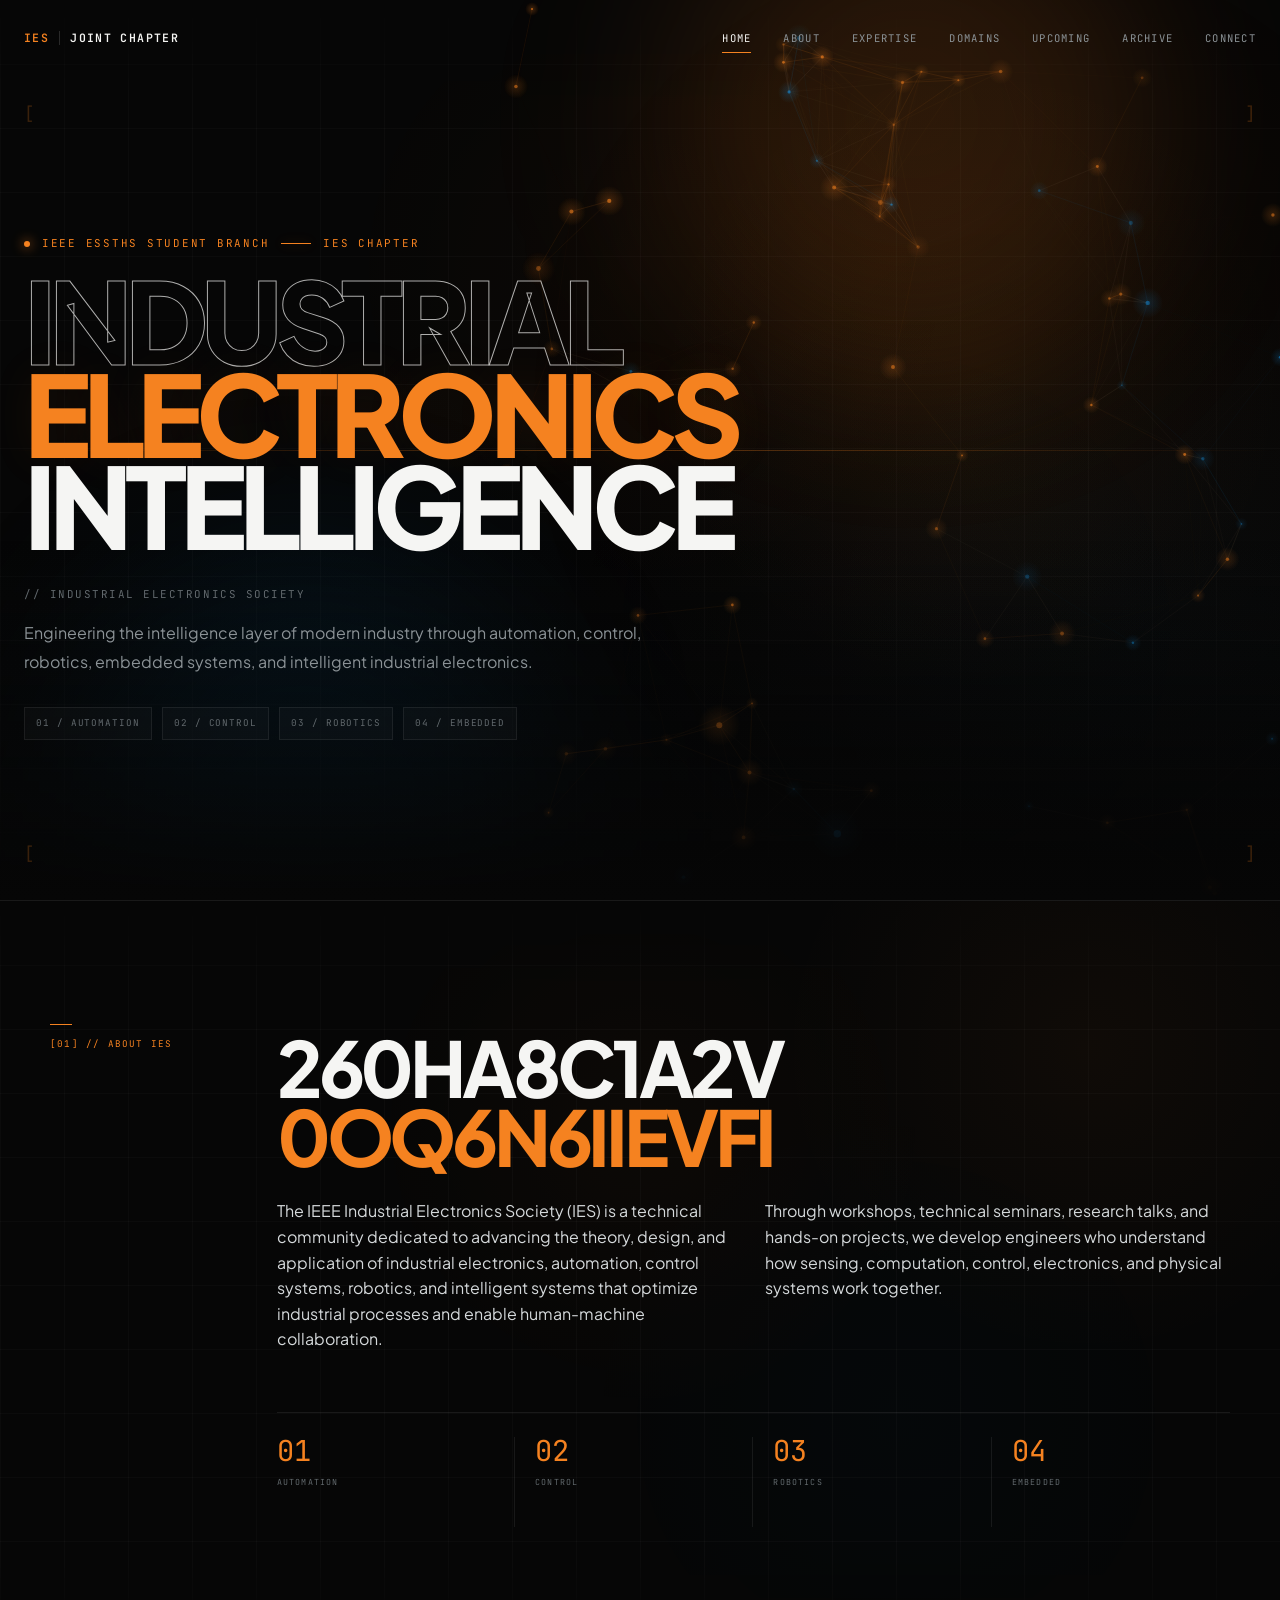
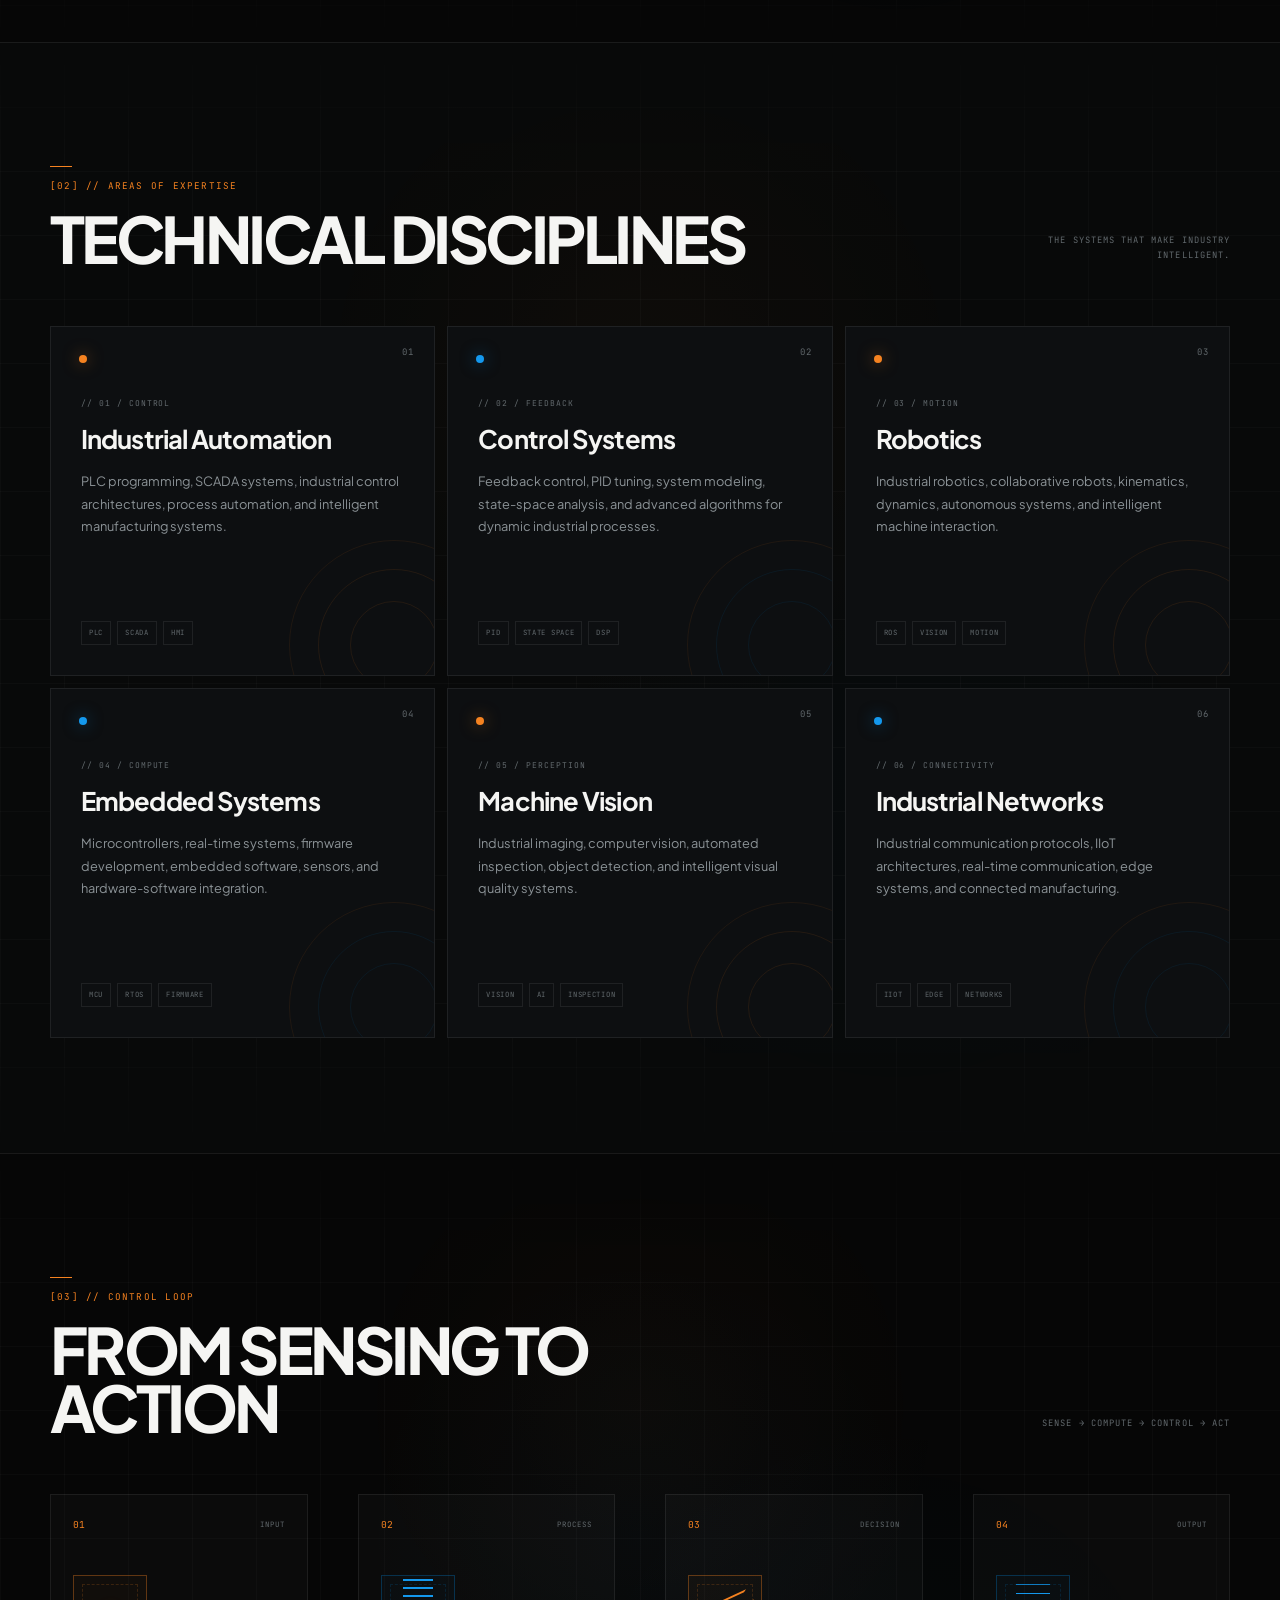
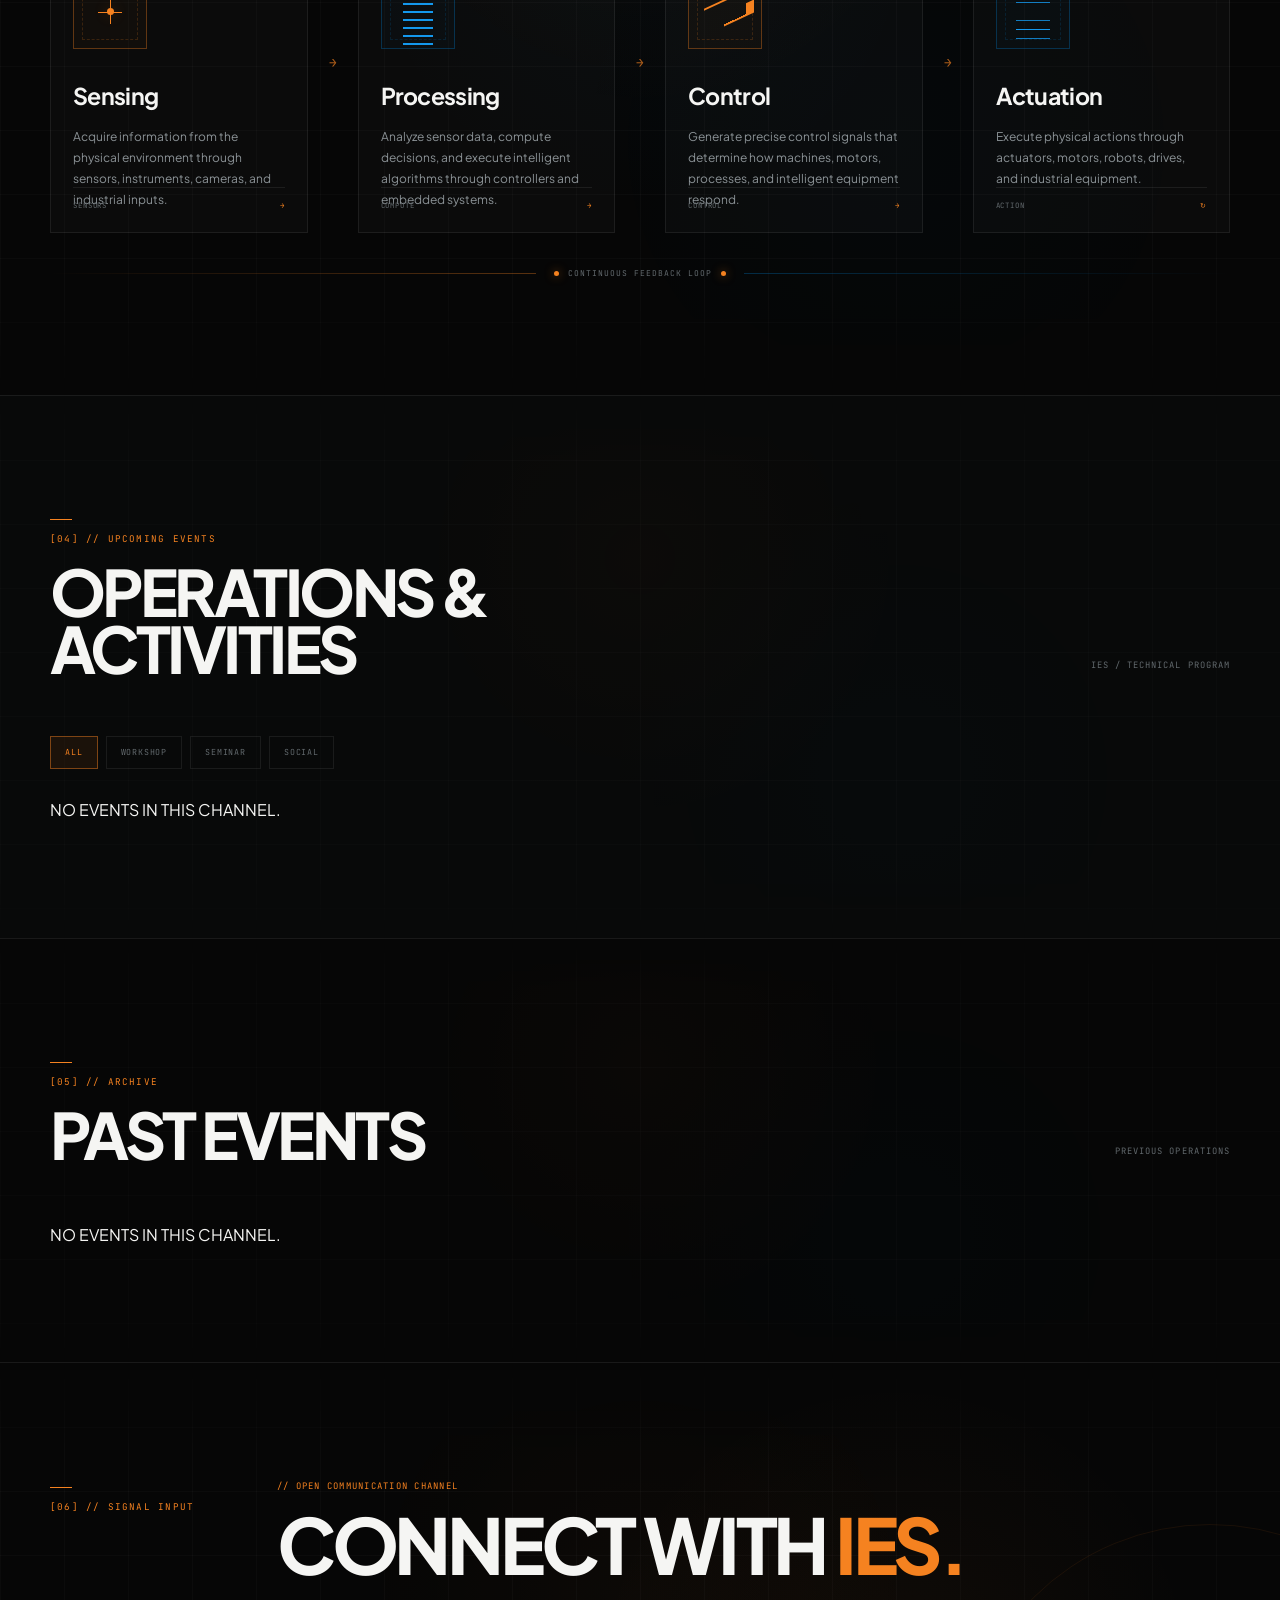
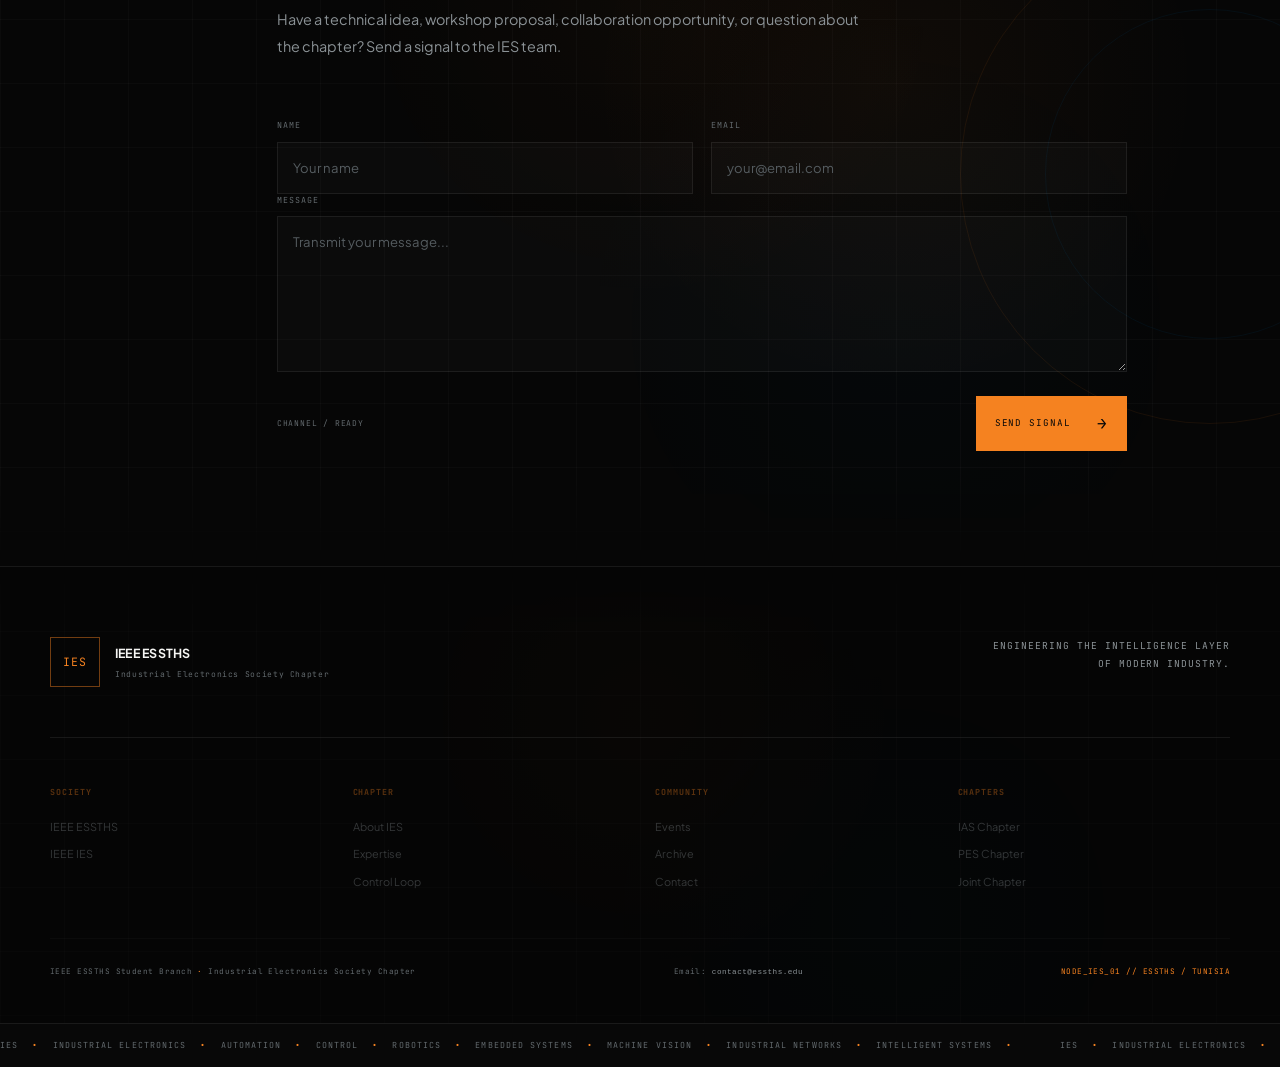
<file: ies/index.html>
<html lang="en">
  <head>
    <meta charset="UTF-8" />
    <meta name="viewport" content="width=device-width, initial-scale=1.0" />

    <meta
      name="description"
      content="IEEE IES Chapter at ESSTHS Student Branch — Industrial Electronics, automation, control systems, robotics, embedded systems, and intelligent industrial technology."
    />

    <meta property="og:title" content="IEEE IES Chapter | ESSTHS Student Branch" />
    <meta
      property="og:description"
      content="Industrial intelligence in motion."
    />
    <meta property="og:type" content="website" />

    <link rel="manifest" href="manifest.json" />
    <link rel="icon" href="../assets/ieee-icon.png" type="image/png" />

    <link rel="preconnect" href="https://fonts.googleapis.com" />
    <link rel="preconnect" href="https://fonts.gstatic.com" crossorigin />

    <link
      href="https://fonts.googleapis.com/css2?family=Plus+Jakarta+Sans:wght@400;500;600;700;800&family=JetBrains+Mono:wght@400;500;600&display=swap"
      rel="stylesheet"
    />

    <link rel="stylesheet" href="styles.css" />

    <title>IEEE IES Chapter | ESSTHS SB</title>
  </head>

  <body>
    <div class="scroll-progress" aria-hidden="true"></div>

    <!-- =========================================================
         HEADER
    ========================================================== -->
    <header class="site-header" data-header>
      <div class="nav-shell">
        <a
          class="brand"
          href="../index.html"
          aria-label="IEEE ESSTHS Joint Chapter home"
        >
          <span class="brand-mark">IES</span>
          <span class="brand-divider"></span>
          <span>JOINT CHAPTER</span>
        </a>

        <nav class="desktop-nav" aria-label="Primary navigation">
          <a href="#home">Home</a>
          <a href="#about">About</a>
          <a href="#expertise">Expertise</a>
          <a href="#domains">Domains</a>
          <a href="#upcoming">Upcoming</a>
          <a href="#archive">Archive</a>
          <a href="#contact">Connect</a>
        </nav>

        <button
          class="menu-toggle"
          type="button"
          aria-label="Toggle menu"
          aria-expanded="false"
          data-menu-toggle
        >
          <span></span>
          <span></span>
          <span></span>
        </button>
      </div>

      <nav
        class="mobile-nav"
        aria-label="Mobile navigation"
        data-mobile-nav
      >
        <a href="../index.html">← Joint Chapter</a>
        <a href="#home">Home</a>
        <a href="#about">About</a>
        <a href="#expertise">Expertise</a>
        <a href="#domains">Domains</a>
        <a href="#upcoming">Upcoming</a>
        <a href="#archive">Archive</a>
        <a href="#contact">Connect</a>
      </nav>
    </header>

    <main>

      <!-- =======================================================
           HERO
      ======================================================== -->
      <section class="hero" id="home">
        <div class="grid-bg hero-grid"></div>

        <div class="hero-glow hero-glow-orange"></div>
        <div class="hero-glow hero-glow-blue"></div>

        <canvas
          class="particle-canvas"
          data-particles
          aria-hidden="true"
        ></canvas>

        <div class="hero-scanline" aria-hidden="true"></div>

        <span class="corner corner-tl">[</span>
        <span class="corner corner-tr">]</span>
        <span class="corner corner-bl">[</span>
        <span class="corner corner-br">]</span>

        <div class="hero-inner">

          <!-- LEFT SIDE -->
          <div class="hero-main">

            <div class="hero-kicker reveal-up">
              <span class="status-dot"></span>
              <span>IEEE ESSTHS STUDENT BRANCH</span>
              <span class="kicker-line"></span>
              <span>IES CHAPTER</span>
            </div>

            <h1 class="hero-title reveal-up">
              <span class="hero-line hero-line-outline">INDUSTRIAL</span>
              <span class="hero-line hero-line-orange">ELECTRONICS</span>
              <span class="hero-line hero-line-solid">INTELLIGENCE</span>
            </h1>

            <div class="hero-copy reveal-up">
              <p class="eyebrow">// INDUSTRIAL ELECTRONICS SOCIETY</p>

              <p class="hero-description">
                Engineering the intelligence layer of modern industry through
                automation, control, robotics, embedded systems, and intelligent
                industrial electronics.
              </p>
            </div>

            <div class="hero-tags reveal-up">
              <span>01 / AUTOMATION</span>
              <span>02 / CONTROL</span>
              <span>03 / ROBOTICS</span>
              <span>04 / EMBEDDED</span>
            </div>
          </div>

          

          <div class="hero-bottom reveal-up">
            <span>[ IES / 01 ]</span>
            <span class="hero-scroll-line"></span>
            <span>SCROLL TO EXPLORE SYSTEM</span>
          </div>

        </div>
      </section>

      <!-- =======================================================
           ABOUT
      ======================================================== -->
      <section class="section about" id="about">
        <div class="grid-bg section-grid"></div>

        <div class="section-inner">
          <div class="section-layout">

            <p class="section-index">[01] // About IES</p>

            <div class="section-main">
              <h2 class="section-title">
                <span data-scramble="The intelligence layer">The intelligence layer</span>
                <span
                  class="accent-text"
                  data-scramble="of modern industry."
                >
                  of modern industry.
                </span>
              </h2>

              <div class="copy-grid">
                <p>
                  The IEEE Industrial Electronics Society (IES) is a technical
                  community dedicated to advancing the theory, design, and
                  application of industrial electronics, automation, control
                  systems, robotics, and intelligent systems that optimize
                  industrial processes and enable human-machine collaboration.
                </p>

                <p>
                  Through workshops, technical seminars, research talks, and
                  hands-on projects, we develop engineers who understand how
                  sensing, computation, control, electronics, and physical
                  systems work together.
                </p>
              </div>

              <div class="about-metrics">
                <div>
                  <span class="metric-value">01</span>
                  <span class="metric-label">AUTOMATION</span>
                </div>

                <div>
                  <span class="metric-value">02</span>
                  <span class="metric-label">CONTROL</span>
                </div>

                <div>
                  <span class="metric-value">03</span>
                  <span class="metric-label">ROBOTICS</span>
                </div>

                <div>
                  <span class="metric-value">04</span>
                  <span class="metric-label">EMBEDDED</span>
                </div>
              </div>
            </div>
          </div>
        </div>
      </section>

      <!-- =======================================================
           EXPERTISE
      ======================================================== -->
      <section class="section expertise" id="expertise">
        <div class="grid-bg section-grid"></div>

        <div class="section-inner">
          <div class="section-heading-row">
            <div>
              <p class="section-index">[02] // Areas of Expertise</p>

              <h2 class="section-title compact">
                Technical disciplines
              </h2>
            </div>

            <p class="section-heading-note">
              THE SYSTEMS THAT MAKE INDUSTRY INTELLIGENT.
            </p>
          </div>

          <div class="expertise-grid">

            <article class="expertise-card reveal-up">
              <div class="expertise-number">01</div>
              <div class="expertise-signal signal-orange"></div>
              <div class="expertise-bg expertise-bg-1"></div>

              <div class="expertise-content">
                <span class="card-label">// 01 / CONTROL</span>

                <h3>Industrial Automation</h3>

                <p>
                  PLC programming, SCADA systems, industrial control
                  architectures, process automation, and intelligent
                  manufacturing systems.
                </p>

                <div class="card-tags">
                  <span>PLC</span>
                  <span>SCADA</span>
                  <span>HMI</span>
                </div>
              </div>
            </article>

            <article class="expertise-card reveal-up">
              <div class="expertise-number">02</div>
              <div class="expertise-signal signal-blue"></div>
              <div class="expertise-bg expertise-bg-2"></div>

              <div class="expertise-content">
                <span class="card-label">// 02 / FEEDBACK</span>

                <h3>Control Systems</h3>

                <p>
                  Feedback control, PID tuning, system modeling, state-space
                  analysis, and advanced algorithms for dynamic industrial
                  processes.
                </p>

                <div class="card-tags">
                  <span>PID</span>
                  <span>STATE SPACE</span>
                  <span>DSP</span>
                </div>
              </div>
            </article>

            <article class="expertise-card reveal-up">
              <div class="expertise-number">03</div>
              <div class="expertise-signal signal-orange"></div>
              <div class="expertise-bg expertise-bg-3"></div>

              <div class="expertise-content">
                <span class="card-label">// 03 / MOTION</span>

                <h3>Robotics</h3>

                <p>
                  Industrial robotics, collaborative robots, kinematics,
                  dynamics, autonomous systems, and intelligent machine
                  interaction.
                </p>

                <div class="card-tags">
                  <span>ROS</span>
                  <span>VISION</span>
                  <span>MOTION</span>
                </div>
              </div>
            </article>

            <article class="expertise-card reveal-up">
              <div class="expertise-number">04</div>
              <div class="expertise-signal signal-blue"></div>
              <div class="expertise-bg expertise-bg-4"></div>

              <div class="expertise-content">
                <span class="card-label">// 04 / COMPUTE</span>

                <h3>Embedded Systems</h3>

                <p>
                  Microcontrollers, real-time systems, firmware development,
                  embedded software, sensors, and hardware-software
                  integration.
                </p>

                <div class="card-tags">
                  <span>MCU</span>
                  <span>RTOS</span>
                  <span>FIRMWARE</span>
                </div>
              </div>
            </article>

            <article class="expertise-card reveal-up">
              <div class="expertise-number">05</div>
              <div class="expertise-signal signal-orange"></div>
              <div class="expertise-bg expertise-bg-5"></div>

              <div class="expertise-content">
                <span class="card-label">// 05 / PERCEPTION</span>

                <h3>Machine Vision</h3>

                <p>
                  Industrial imaging, computer vision, automated inspection,
                  object detection, and intelligent visual quality systems.
                </p>

                <div class="card-tags">
                  <span>VISION</span>
                  <span>AI</span>
                  <span>INSPECTION</span>
                </div>
              </div>
            </article>

            <article class="expertise-card reveal-up">
              <div class="expertise-number">06</div>
              <div class="expertise-signal signal-blue"></div>
              <div class="expertise-bg expertise-bg-6"></div>

              <div class="expertise-content">
                <span class="card-label">// 06 / CONNECTIVITY</span>

                <h3>Industrial Networks</h3>

                <p>
                  Industrial communication protocols, IIoT architectures,
                  real-time communication, edge systems, and connected
                  manufacturing.
                </p>

                <div class="card-tags">
                  <span>IIOT</span>
                  <span>EDGE</span>
                  <span>NETWORKS</span>
                </div>
              </div>
            </article>

          </div>
        </div>
      </section>

      <!-- =======================================================
           CONTROL LOOP
      ======================================================== -->
      <section class="section control-loop" id="domains">
        <div class="grid-bg section-grid"></div>

        <div class="section-inner">
          <div class="section-heading-row">
            <div>
              <p class="section-index">[03] // Control Loop</p>

              <h2 class="section-title compact">
                From sensing to action
              </h2>
            </div>

            <p class="section-heading-note">
              SENSE → COMPUTE → CONTROL → ACT
            </p>
          </div>

          <div class="loop-container">

            <div class="loop-stage reveal-up">
              <div class="loop-stage-top">
                <span class="loop-number">01</span>
                <span class="loop-code">INPUT</span>
              </div>

              <div class="loop-icon">
                <span class="icon-cross"></span>
                <span class="icon-dot"></span>
              </div>

              <h3>Sensing</h3>

              <p>
                Acquire information from the physical environment through
                sensors, instruments, cameras, and industrial inputs.
              </p>

              <div class="loop-footer">
                <span>SENSORS</span>
                <span>→</span>
              </div>
            </div>

            <div class="loop-arrow">→</div>

            <div class="loop-stage reveal-up">
              <div class="loop-stage-top">
                <span class="loop-number">02</span>
                <span class="loop-code">PROCESS</span>
              </div>

              <div class="loop-icon loop-icon-blue">
                <span class="processor-line"></span>
                <span class="processor-line"></span>
                <span class="processor-line"></span>
              </div>

              <h3>Processing</h3>

              <p>
                Analyze sensor data, compute decisions, and execute intelligent
                algorithms through controllers and embedded systems.
              </p>

              <div class="loop-footer">
                <span>COMPUTE</span>
                <span>→</span>
              </div>
            </div>

            <div class="loop-arrow">→</div>

            <div class="loop-stage reveal-up">
              <div class="loop-stage-top">
                <span class="loop-number">03</span>
                <span class="loop-code">DECISION</span>
              </div>

              <div class="loop-icon">
                <span class="control-wave"></span>
              </div>

              <h3>Control</h3>

              <p>
                Generate precise control signals that determine how machines,
                motors, processes, and intelligent equipment respond.
              </p>

              <div class="loop-footer">
                <span>CONTROL</span>
                <span>→</span>
              </div>
            </div>

            <div class="loop-arrow">→</div>

            <div class="loop-stage reveal-up">
              <div class="loop-stage-top">
                <span class="loop-number">04</span>
                <span class="loop-code">OUTPUT</span>
              </div>

              <div class="loop-icon loop-icon-blue">
                <span class="actuator-line"></span>
                <span class="actuator-line"></span>
              </div>

              <h3>Actuation</h3>

              <p>
                Execute physical actions through actuators, motors, robots,
                drives, and industrial equipment.
              </p>

              <div class="loop-footer">
                <span>ACTION</span>
                <span>↻</span>
              </div>
            </div>

          </div>

          <div class="loop-feedback reveal-up">
            <span class="feedback-line"></span>

            <div class="feedback-label">
              <span class="feedback-pulse"></span>
              CONTINUOUS FEEDBACK LOOP
              <span class="feedback-pulse"></span>
            </div>

            <span class="feedback-line"></span>
          </div>
        </div>
      </section>

      <!-- =======================================================
           UPCOMING EVENTS
      ======================================================== -->
      <section class="section events" id="upcoming">
        <div class="grid-bg section-grid subtle"></div>

        <div class="section-inner">
          <div class="section-heading-row">
            <div>
              <p class="section-index">[04] // Upcoming Events</p>

              <h2 class="section-title compact">
                Operations & activities
              </h2>
            </div>

            <p class="section-heading-note">
              IES / TECHNICAL PROGRAM
            </p>
          </div>

          <div class="event-filter">
            <button
              class="filter-btn filter-btn--active"
              data-filter="all"
            >
              All
            </button>

            <button
              class="filter-btn"
              data-filter="workshop"
            >
              Workshop
            </button>

            <button
              class="filter-btn"
              data-filter="seminar"
            >
              Seminar
            </button>

            <button
              class="filter-btn"
              data-filter="social"
            >
              Social
            </button>
          </div>

          <div class="event-carousel">
            <div
              class="event-track"
              data-event-track="upcoming"
            >
              <!-- Events populated by JavaScript -->
            </div>
          </div>
        </div>
      </section>

      <!-- =======================================================
           ARCHIVE
      ======================================================== -->
      <section class="section events archive" id="archive">
        <div class="grid-bg section-grid subtle"></div>

        <div class="section-inner">
          <div class="section-heading-row">
            <div>
              <p class="section-index">[05] // Archive</p>

              <h2 class="section-title compact">
                Past events
              </h2>
            </div>

            <p class="section-heading-note">
              PREVIOUS OPERATIONS
            </p>
          </div>

          <div class="event-carousel">
            <div
              class="event-track"
              data-event-track="past"
            >
              <!-- Past events populated by JavaScript -->
            </div>
          </div>
        </div>
      </section>

      <!-- =======================================================
           CONTACT
      ======================================================== -->
      <section class="section contact" id="contact">
        <div class="grid-bg section-grid"></div>

        <div class="contact-orbit contact-orbit-one"></div>
        <div class="contact-orbit contact-orbit-two"></div>

        <div class="section-inner">
          <div class="section-layout">

            <p class="section-index">
              [06] // Signal Input
            </p>

            <div class="section-main">

              <div class="contact-heading">
                <span class="contact-kicker">
                  // OPEN COMMUNICATION CHANNEL
                </span>

                <h2 class="section-title">
                  Connect with
                  <span class="accent-text">IES.</span>
                </h2>

                <p>
                  Have a technical idea, workshop proposal, collaboration
                  opportunity, or question about the chapter?
                  Send a signal to the IES team.
                </p>
              </div>

              <form
                class="contact-form"
                action="https://formsubmit.co/ajax/contact@essths.edu"
                method="POST"
              >
                <div class="form-row">

                  <div class="form-group">
                    <label for="name">Name</label>

                    <input
                      type="text"
                      id="name"
                      name="name"
                      placeholder="Your name"
                      required
                    />
                  </div>

                  <div class="form-group">
                    <label for="email">Email</label>

                    <input
                      type="email"
                      id="email"
                      name="email"
                      placeholder="your@email.com"
                      required
                    />
                  </div>

                </div>

                <div class="form-group">
                  <label for="message">Message</label>

                  <textarea
                    id="message"
                    name="message"
                    rows="6"
                    placeholder="Transmit your message..."
                    required
                  ></textarea>
                </div>

                <div class="form-submit-row">
                  <span class="form-status">
                    CHANNEL / READY
                  </span>

                  <button
                    type="submit"
                    class="submit-btn"
                  >
                    <span>Send Signal</span>
                    <span class="submit-arrow">→</span>
                  </button>
                </div>
              </form>

            </div>
          </div>
        </div>
      </section>

    </main>

    <!-- =========================================================
         FOOTER
    ========================================================== -->
    <footer class="site-footer">

      <div class="grid-bg footer-grid"></div>

      <div class="footer-inner">

        <div class="footer-top">

          <div class="footer-brand">
            <div class="footer-brand-mark">
              IES
            </div>

            <div>
              <strong>
                IEEE ESSTHS
              </strong>

              <span>
                Industrial Electronics Society Chapter
              </span>
            </div>
          </div>

          <p class="footer-statement">
            ENGINEERING THE INTELLIGENCE LAYER
            <br />
            OF MODERN INDUSTRY.
          </p>

        </div>

        <div class="footer-grid">

          <div class="footer-section">
            <h4>Society</h4>

            <div class="footer-links">
              <a href="../index.html">
                IEEE ESSTHS
              </a>

              <a
                href="https://www.ieee-ies.org"
                target="_blank"
                rel="noopener"
              >
                IEEE IES
              </a>
            </div>
          </div>

          <div class="footer-section">
            <h4>Chapter</h4>

            <div class="footer-links">
              <a href="#about">
                About IES
              </a>

              <a href="#expertise">
                Expertise
              </a>

              <a href="#domains">
                Control Loop
              </a>
            </div>
          </div>

          <div class="footer-section">
            <h4>Community</h4>

            <div class="footer-links">
              <a href="#upcoming">
                Events
              </a>

              <a href="#archive">
                Archive
              </a>

              <a href="#contact">
                Contact
              </a>
            </div>
          </div>

          <div class="footer-section">
            <h4>Chapters</h4>

            <div class="footer-links">
              <a href="../ias/index.html">
                IAS Chapter
              </a>

              <a href="../pes/index.html">
                PES Chapter
              </a>

              <a href="../index.html">
                Joint Chapter
              </a>
            </div>
          </div>

        </div>

        <div class="footer-meta">

          <p>
            IEEE ESSTHS Student Branch
            <span>·</span>
            Industrial Electronics Society Chapter
          </p>

          <p>
            Email:
            <code>contact@essths.edu</code>
          </p>

          <p class="footer-node">
            NODE_IES_01
            <span>//</span>
            ESSTHS / TUNISIA
          </p>

        </div>

      </div>

      <!-- =======================================================
           MARQUEE
      ======================================================== -->
      <div class="marquee">

        <div class="marquee-track">

          <span>
            IES <b>•</b>
            INDUSTRIAL ELECTRONICS <b>•</b>
            AUTOMATION <b>•</b>
            CONTROL <b>•</b>
            ROBOTICS <b>•</b>
            EMBEDDED SYSTEMS <b>•</b>
            MACHINE VISION <b>•</b>
            INDUSTRIAL NETWORKS <b>•</b>
            INTELLIGENT SYSTEMS <b>•</b>
          </span>

          <span aria-hidden="true">
            IES <b>•</b>
            INDUSTRIAL ELECTRONICS <b>•</b>
            AUTOMATION <b>•</b>
            CONTROL <b>•</b>
            ROBOTICS <b>•</b>
            EMBEDDED SYSTEMS <b>•</b>
            MACHINE VISION <b>•</b>
            INDUSTRIAL NETWORKS <b>•</b>
            INTELLIGENT SYSTEMS <b>•</b>
          </span>

        </div>
      </div>

    </footer>

    <script src="main.js" defer></script>

  </body>
</html>
</file>
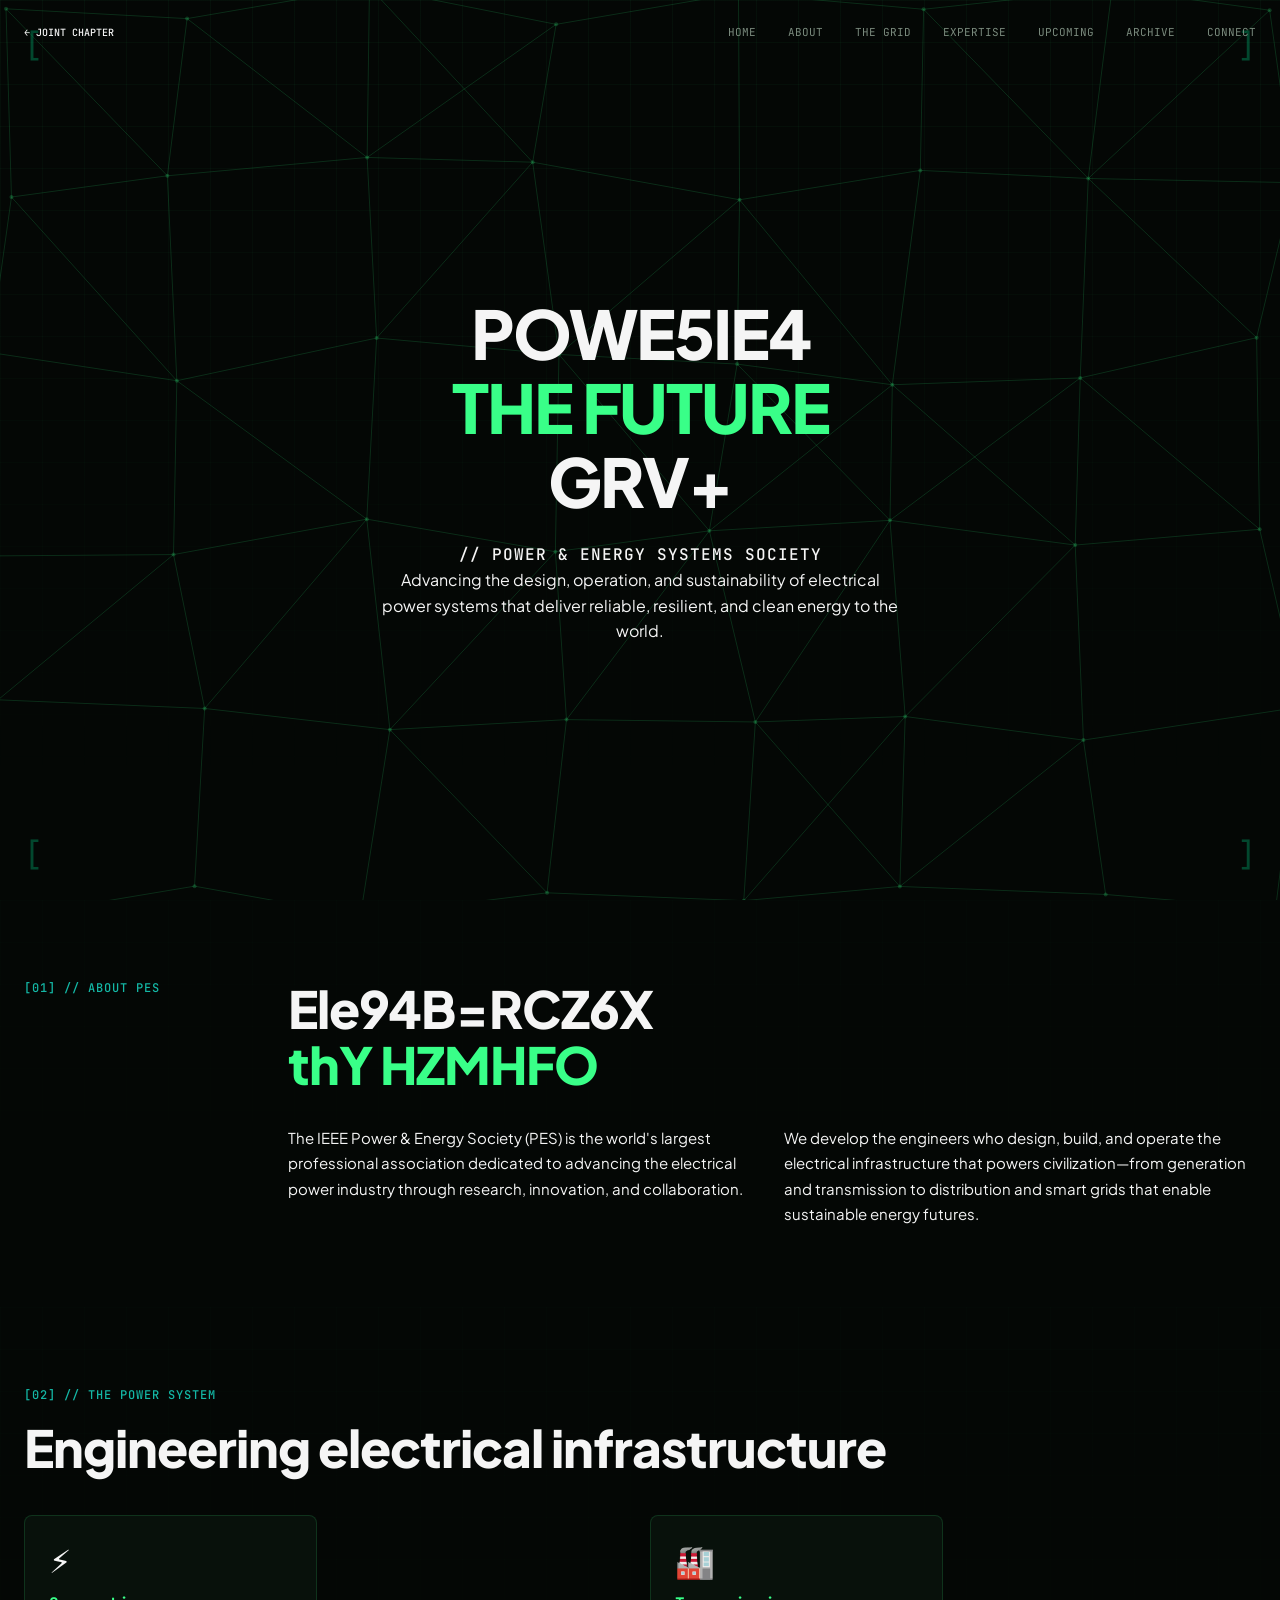
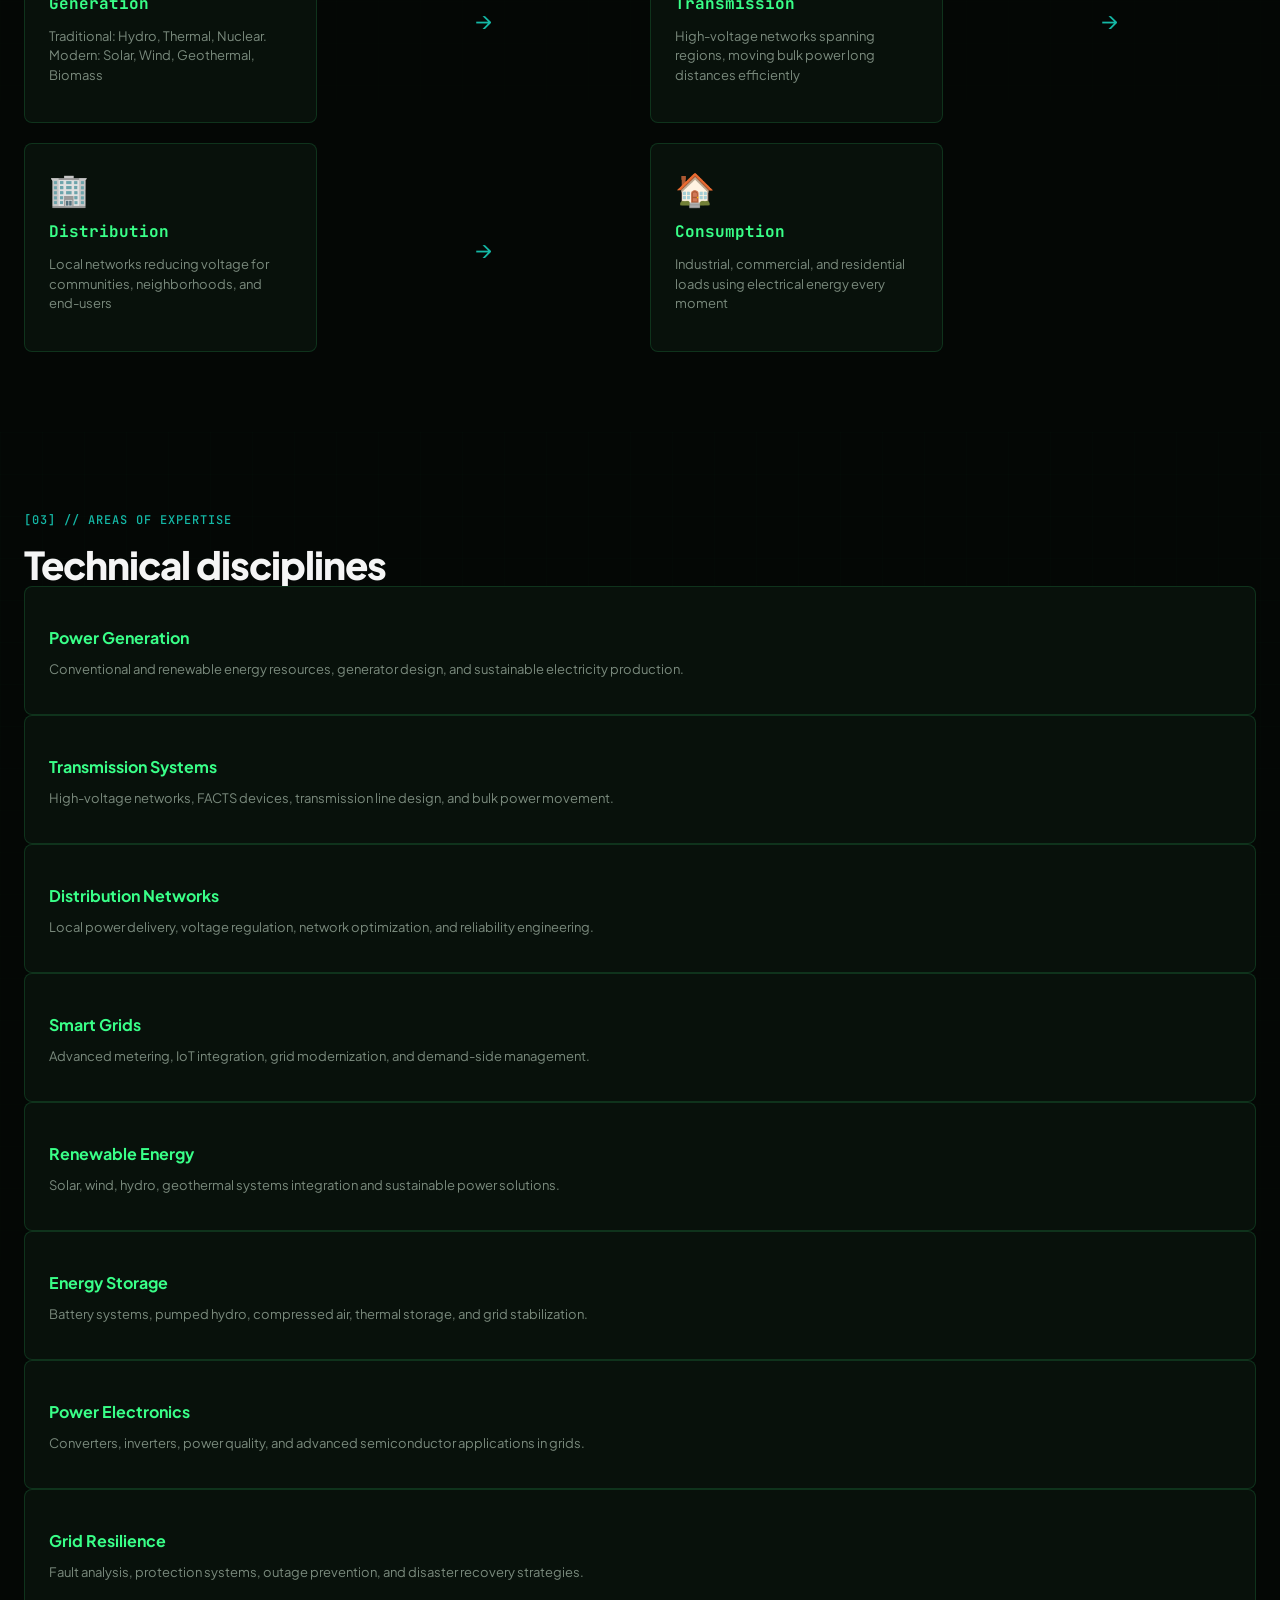
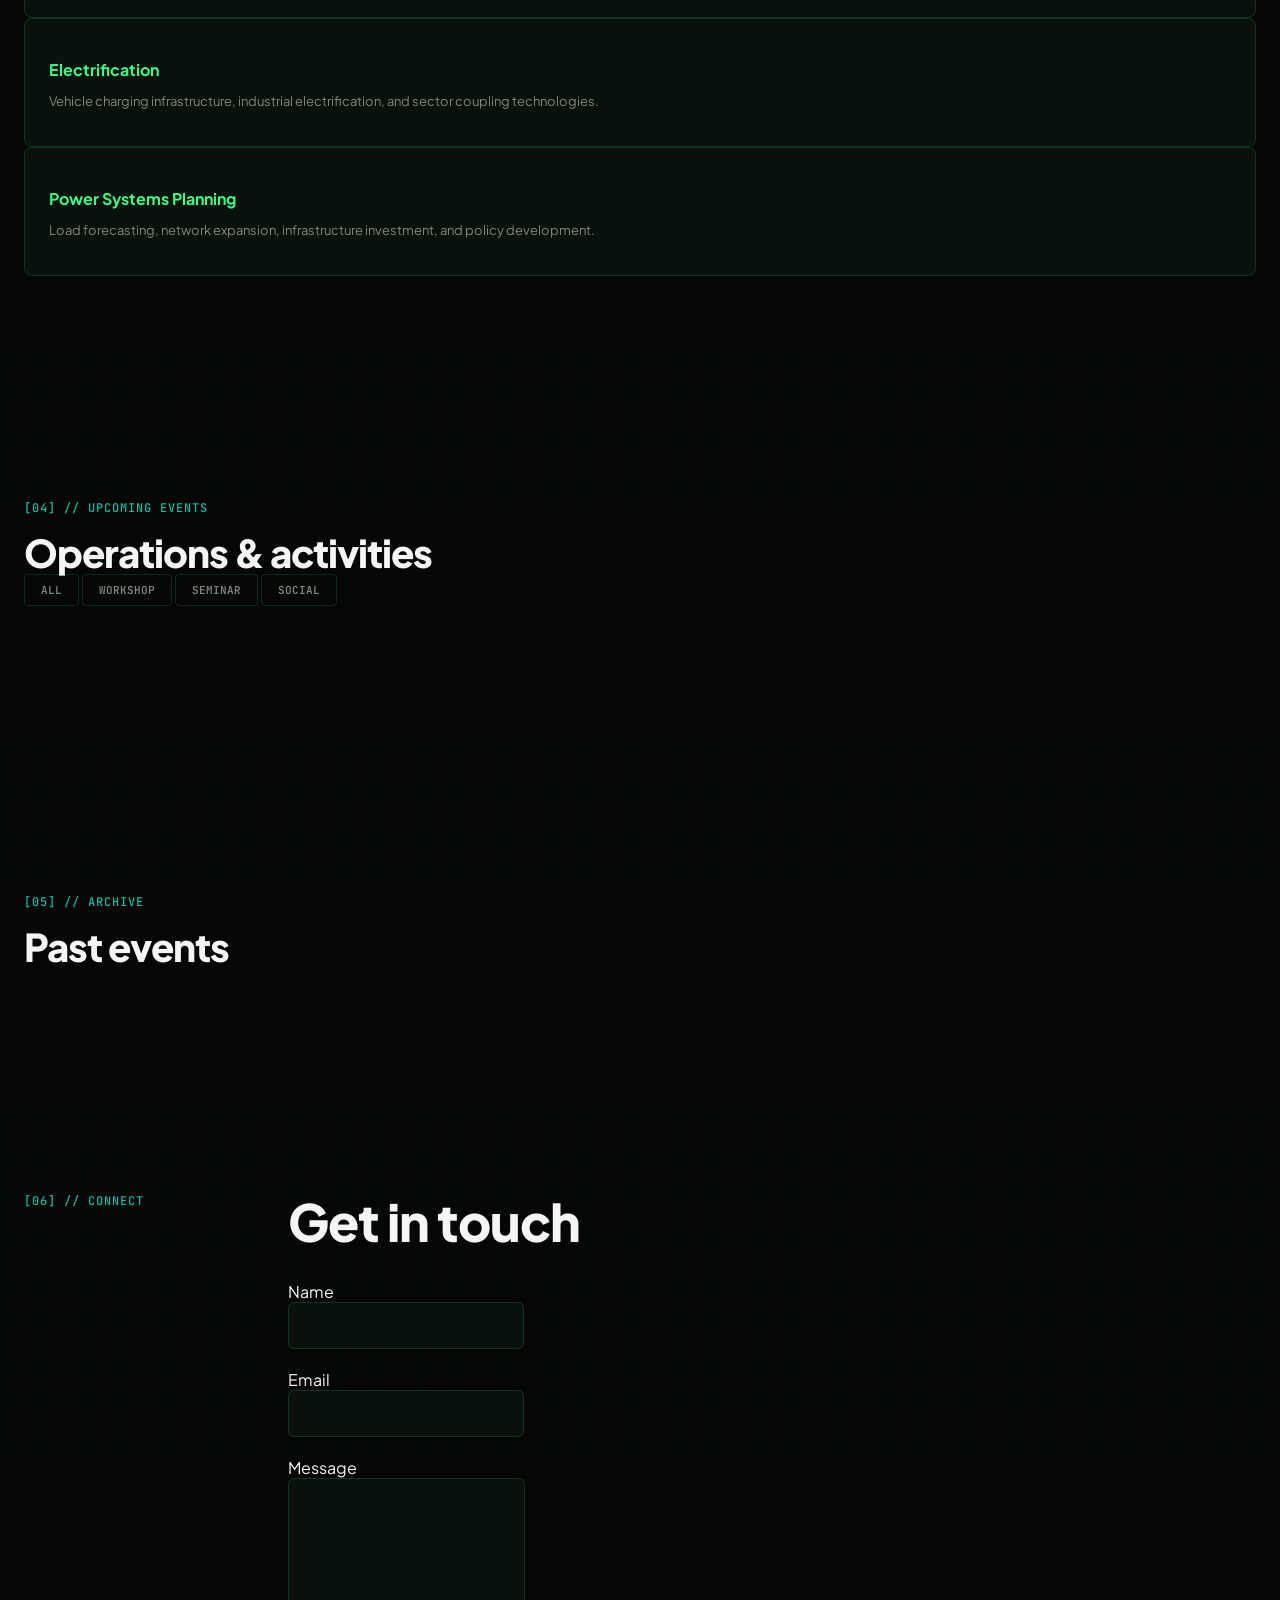
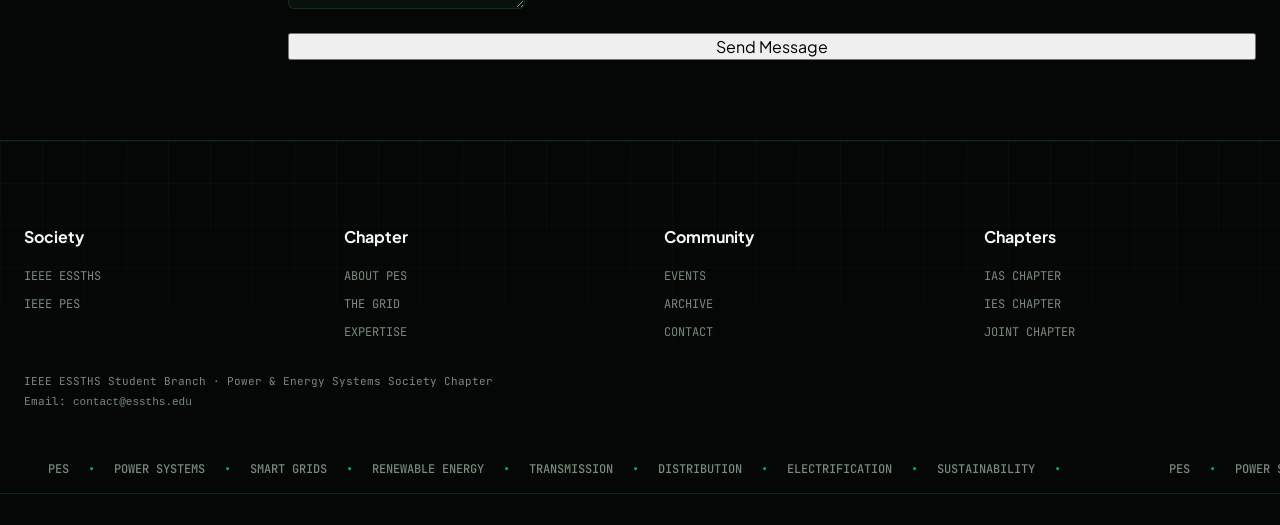
<file: pes/index.html>
<!doctype html>
<html lang="en">
  <head>
    <meta charset="UTF-8" />
    <meta name="viewport" content="width=device-width, initial-scale=1.0" />
    <meta
      name="description"
      content="IEEE PES Chapter - Power & Energy Society at ESSTHS. Advancing smart grids, power systems, renewable energy, and electrical infrastructure."
    />
    <meta property="og:title" content="IEEE PES Chapter | ESSTHS Student Branch" />
    <meta property="og:description" content="Powering the future grid." />
    <meta property="og:type" content="website" />
    <link rel="manifest" href="manifest.json" />
    <link rel="icon" href="../assets/ieee-icon.png" type="image/png" />
    <link rel="preconnect" href="https://fonts.googleapis.com" />
    <link rel="preconnect" href="https://fonts.gstatic.com" crossorigin />
    <link
      href="https://fonts.googleapis.com/css2?family=Plus+Jakarta+Sans:wght@400;500;600;700;800&family=JetBrains+Mono:wght@400;500;600&display=swap"
      rel="stylesheet"
    />
    <link rel="stylesheet" href="../styles.css" />
    <link rel="stylesheet" href="styles.css" />
    <title>IEEE PES Chapter | ESSTHS SB</title>
  </head>
  <body>
    <div class="scroll-progress" aria-hidden="true"></div>

    <header class="site-header" data-header>
      <div class="nav-shell">
        <a class="brand" href="../index.html" aria-label="IEEE ESSTHS home">
          <span>← JOINT CHAPTER</span>
        </a>

        <nav class="desktop-nav" aria-label="Primary navigation">
          <a href="#home">Home</a>
          <a href="#about">About</a>
          <a href="#power-system">The Grid</a>
          <a href="#expertise">Expertise</a>
          <a href="#upcoming">Upcoming</a>
          <a href="#archive">Archive</a>
          <a href="#contact">Connect</a>
        </nav>

        <button class="menu-toggle" type="button" aria-label="Toggle menu" aria-expanded="false" data-menu-toggle>
          <span></span>
          <span></span>
          <span></span>
        </button>
      </div>

            <nav class="mobile-nav" aria-label="Mobile navigation" data-mobile-nav>
        <a href="../index.html">← Joint Chapter</a>
        <a href="#home">Home</a>
        <a href="#about">About</a>
        <a href="#power-system">The Grid</a>
        <a href="#expertise">Expertise</a>
        <a href="#upcoming">Upcoming</a>
        <a href="#archive">Archive</a>
        <a href="#contact">Connect</a>
      </nav>
    </header>

    <main>
      <section class="hero" id="home">
        <div class="grid-bg hero-grid"></div>
        <canvas class="particle-canvas" data-particles aria-hidden="true"></canvas>
        <span class="corner corner-tl">[</span>
        <span class="corner corner-tr">]</span>
        <span class="corner corner-bl">[</span>
        <span class="corner corner-br">]</span>

        <div class="hero-inner">
          <h1 class="hero-title reveal-up">
            <span data-scramble="POWERING">POWERING</span>
            <span class="pulse-text">THE FUTURE</span>
            <span data-scramble="GRID">GRID</span>
          </h1>

          <div class="hero-copy reveal-up">
            <p class="eyebrow">// Power & Energy Systems Society</p>
            <p>
              Advancing the design, operation, and sustainability of electrical power systems that deliver reliable, resilient, and clean energy to the world.
            </p>
          </div>
        </div>
      </section>

      <section class="section about" id="about">
        <div class="grid-bg section-grid"></div>
        <div class="section-inner">
          <div class="section-layout">
            <p class="section-index">[01] // About PES</p>
            <div class="section-main">
              <h2 class="section-title">
                <span data-scramble="Electrifying">Electrifying</span>
                <span class="pulse-text" data-scramble="the world.">the world.</span>
              </h2>
              <div class="copy-grid">
                <p>
                  The IEEE Power & Energy Society (PES) is the world's largest professional association dedicated to advancing the electrical power industry through research, innovation, and collaboration.
                </p>
                <p>
                  We develop the engineers who design, build, and operate the electrical infrastructure that powers civilization—from generation and transmission to distribution and smart grids that enable sustainable energy futures.
                </p>
              </div>
            </div>
          </div>
        </div>
      </section>

      <section class="section power-system" id="power-system">
        <div class="grid-bg section-grid"></div>
        <div class="section-inner">
          <p class="section-index">[02] // The Power System</p>
          <h2 class="section-title">Engineering electrical infrastructure</h2>

          <div class="power-flow-diagram">
            <div class="flow-stage reveal-up">
              <div class="stage-icon">⚡</div>
              <div class="stage-label">Generation</div>
              <p class="stage-desc">Traditional: Hydro, Thermal, Nuclear. Modern: Solar, Wind, Geothermal, Biomass</p>
            </div>

            <div class="flow-connector">→</div>

            <div class="flow-stage reveal-up">
              <div class="stage-icon">🏭</div>
              <div class="stage-label">Transmission</div>
              <p class="stage-desc">High-voltage networks spanning regions, moving bulk power long distances efficiently</p>
            </div>

            <div class="flow-connector">→</div>

            <div class="flow-stage reveal-up">
              <div class="stage-icon">🏢</div>
              <div class="stage-label">Distribution</div>
              <p class="stage-desc">Local networks reducing voltage for communities, neighborhoods, and end-users</p>
            </div>

            <div class="flow-connector">→</div>

            <div class="flow-stage reveal-up">
              <div class="stage-icon">🏠</div>
              <div class="stage-label">Consumption</div>
              <p class="stage-desc">Industrial, commercial, and residential loads using electrical energy every moment</p>
            </div>

            <div class="flow-modern reveal-up">
              <div class="modern-title">Modern Grid Elements</div>
              <div class="modern-items">
                <span class="modern-item">🌱 Renewables Integration</span>
                <span class="modern-item">💾 Energy Storage</span>
                <span class="modern-item">🔋 Microgrids</span>
                <span class="modern-item">⚙️ Smart Grid Control</span>
              </div>
            </div>
          </div>
        </div>
      </section>

      <section class="section expertise" id="expertise">
        <div class="grid-bg section-grid"></div>
        <div class="section-inner">
          <p class="section-index">[03] // Areas of Expertise</p>
          <h2 class="section-title compact">Technical disciplines</h2>

          <div class="expertise-grid">
            <article class="expertise-card reveal-up">
              <div class="expertise-bg expertise-bg-1"></div>
              <div class="expertise-content">
                <h3>Power Generation</h3>
                <p>Conventional and renewable energy resources, generator design, and sustainable electricity production.</p>
              </div>
            </article>

            <article class="expertise-card reveal-up">
              <div class="expertise-bg expertise-bg-2"></div>
              <div class="expertise-content">
                <h3>Transmission Systems</h3>
                <p>High-voltage networks, FACTS devices, transmission line design, and bulk power movement.</p>
              </div>
            </article>

            <article class="expertise-card reveal-up">
              <div class="expertise-bg expertise-bg-3"></div>
              <div class="expertise-content">
                <h3>Distribution Networks</h3>
                <p>Local power delivery, voltage regulation, network optimization, and reliability engineering.</p>
              </div>
            </article>

            <article class="expertise-card reveal-up">
              <div class="expertise-bg expertise-bg-4"></div>
              <div class="expertise-content">
                <h3>Smart Grids</h3>
                <p>Advanced metering, IoT integration, grid modernization, and demand-side management.</p>
              </div>
            </article>

            <article class="expertise-card reveal-up">
              <div class="expertise-bg expertise-bg-5"></div>
              <div class="expertise-content">
                <h3>Renewable Energy</h3>
                <p>Solar, wind, hydro, geothermal systems integration and sustainable power solutions.</p>
              </div>
            </article>

            <article class="expertise-card reveal-up">
              <div class="expertise-bg expertise-bg-6"></div>
              <div class="expertise-content">
                <h3>Energy Storage</h3>
                <p>Battery systems, pumped hydro, compressed air, thermal storage, and grid stabilization.</p>
              </div>
            </article>

            <article class="expertise-card reveal-up">
              <div class="expertise-bg expertise-bg-7"></div>
              <div class="expertise-content">
                <h3>Power Electronics</h3>
                <p>Converters, inverters, power quality, and advanced semiconductor applications in grids.</p>
              </div>
            </article>

            <article class="expertise-card reveal-up">
              <div class="expertise-bg expertise-bg-8"></div>
              <div class="expertise-content">
                <h3>Grid Resilience</h3>
                <p>Fault analysis, protection systems, outage prevention, and disaster recovery strategies.</p>
              </div>
            </article>

            <article class="expertise-card reveal-up">
              <div class="expertise-bg expertise-bg-9"></div>
              <div class="expertise-content">
                <h3>Electrification</h3>
                <p>Vehicle charging infrastructure, industrial electrification, and sector coupling technologies.</p>
              </div>
            </article>

            <article class="expertise-card reveal-up">
              <div class="expertise-bg expertise-bg-10"></div>
              <div class="expertise-content">
                <h3>Power Systems Planning</h3>
                <p>Load forecasting, network expansion, infrastructure investment, and policy development.</p>
              </div>
            </article>
          </div>
        </div>
      </section>

      <section class="section events" id="upcoming">
        <div class="grid-bg section-grid subtle"></div>
        <div class="section-inner">
          <p class="section-index">[04] // Upcoming Events</p>
          <h2 class="section-title compact">Operations & activities</h2>

          <div class="event-filter">
            <button class="filter-btn filter-btn--active" data-filter="all">All</button>
            <button class="filter-btn" data-filter="workshop">Workshop</button>
            <button class="filter-btn" data-filter="seminar">Seminar</button>
            <button class="filter-btn" data-filter="social">Social</button>
          </div>

          <div class="event-carousel">
            <div class="event-track" data-event-track="upcoming">
              <!-- Events populated by JavaScript -->
            </div>
          </div>
        </div>
      </section>

      <section class="section events archive" id="archive">
        <div class="grid-bg section-grid subtle"></div>
        <div class="section-inner">
          <p class="section-index">[05] // Archive</p>
          <h2 class="section-title compact">Past events</h2>

          <div class="event-carousel">
            <div class="event-track" data-event-track="past">
              <!-- Past events populated by JavaScript -->
            </div>
          </div>
        </div>
      </section>

      <section class="section contact" id="contact">
        <div class="grid-bg section-grid"></div>
        <div class="section-inner">
          <div class="section-layout">
            <p class="section-index">[06] // Connect</p>
            <div class="section-main">
              <h2 class="section-title">Get in touch</h2>
              <form class="contact-form" action="https://formsubmit.co/ajax/contact@essths.edu" method="POST">
                <div class="form-group">
                  <label for="name">Name</label>
                  <input type="text" id="name" name="name" required />
                </div>
                <div class="form-group">
                  <label for="email">Email</label>
                  <input type="email" id="email" name="email" required />
                </div>
                <div class="form-group">
                  <label for="message">Message</label>
                  <textarea id="message" name="message" rows="5" required></textarea>
                </div>
                <button type="submit" class="submit-btn">Send Message</button>
              </form>
            </div>
          </div>
        </div>
      </section>
    </main>

    <footer class="site-footer">
      <div class="grid-bg footer-grid"></div>
      <div class="footer-inner">
        <div class="footer-grid">
          <div class="footer-section">
            <h4>Society</h4>
            <div class="footer-links">
              <a href="../index.html">IEEE ESSTHS</a>
              <a href="https://www.ieee-pes.org" target="_blank" rel="noopener">IEEE PES</a>
            </div>
          </div>
          <div class="footer-section">
            <h4>Chapter</h4>
            <div class="footer-links">
              <a href="#about">About PES</a>
              <a href="#power-system">The Grid</a>
              <a href="#expertise">Expertise</a>
            </div>
          </div>
          <div class="footer-section">
            <h4>Community</h4>
            <div class="footer-links">
              <a href="#upcoming">Events</a>
              <a href="#archive">Archive</a>
              <a href="#contact">Contact</a>
            </div>
          </div>
                    <div class="footer-section">
            <h4>Chapters</h4>
            <div class="footer-links">
              <a href="../ias/index.html">IAS Chapter</a>
              <a href="../ies/index.html">IES Chapter</a>
              <a href="../index.html">Joint Chapter</a>
            </div>
          </div>
        </div>
        <div class="footer-meta">
          <p>IEEE ESSTHS Student Branch &middot; Power & Energy Systems Society Chapter</p>
          <p>Email: <code>contact@essths.edu</code></p>
        </div>
      </div>
      <div class="marquee">
        <div class="marquee-track">
          <span>PES <b>•</b> POWER SYSTEMS <b>•</b> SMART GRIDS <b>•</b> RENEWABLE ENERGY <b>•</b> TRANSMISSION <b>•</b> DISTRIBUTION <b>•</b> ELECTRIFICATION <b>•</b> SUSTAINABILITY <b>•</b></span>
          <span>PES <b>•</b> POWER SYSTEMS <b>•</b> SMART GRIDS <b>•</b> RENEWABLE ENERGY <b>•</b> TRANSMISSION <b>•</b> DISTRIBUTION <b>•</b> ELECTRIFICATION <b>•</b> SUSTAINABILITY <b>•</b></span>
        </div>
      </div>
    </footer>

    <script src="main.js"></script>

    <!-- Events Manifest -->
    <script id="events-manifest" type="application/json">
    [
            {
        "name": "Smart Grid Technology Seminar",
        "type": "seminar",
        "society": "PES",
        "status": "upcoming",
        "date": "2026-09-12",
        "location": "Online",
        "mode": "online",
        "src": "../assets/event-placeholder.jpg"
      },
      {
        "name": "Renewable Energy Systems Workshop",
        "type": "workshop",
        "society": "PES",
        "status": "upcoming",
        "date": "2026-09-26",
        "location": "Engineering Lab",
        "mode": "in-person",
        "src": "../assets/event-placeholder.jpg"
      },
      {
        "name": "Power Systems Lab & Networking",
        "type": "social",
        "society": "PES",
        "status": "upcoming",
        "date": "2026-10-10",
        "location": "Main Campus",
        "mode": "in-person",
        "src": "../assets/event-placeholder.jpg"
      },
      {
        "name": "Grid Modernization Panel",
        "type": "seminar",
        "society": "PES",
        "status": "past",
        "date": "2026-08-22",
        "location": "Online",
        "mode": "online",
        "src": "../assets/event-placeholder.jpg"
      },
      {
        "name": "Chapter Kickoff",
        "type": "social",
        "society": "PES",
        "status": "past",
        "date": "2026-08-08",
        "location": "Main Hall",
        "mode": "in-person",
        "src": "../assets/event-placeholder.jpg"
      }
    ]
    </script>
  </body>
</html>
</file>
<file: ies/styles.css>
/* =========================================================
   IEEE IES CHAPTER — ESSTHS STUDENT BRANCH
   Industrial Electronics Society
   Visual system:
   Orange = primary / industrial energy
   Blue   = electronics / control signal
   Black  = engineering workspace
========================================================= */

/* =========================================================
   RESET
========================================================= */

*,
*::before,
*::after {
  box-sizing: border-box;
  margin: 0;
  padding: 0;
}

html {
  scroll-behavior: smooth;
  background: var(--void);
}

body {
  min-width: 320px;
  background: var(--void);
  color: var(--white);
  font-family: var(--font-sans);
  line-height: 1.6;
  overflow-x: hidden;
}

body.menu-open {
  overflow: hidden;
}

img,
svg,
canvas {
  display: block;
  max-width: 100%;
}

button,
input,
textarea {
  font: inherit;
}

button {
  border: 0;
}

a {
  color: inherit;
  text-decoration: none;
}

::selection {
  background: var(--orange);
  color: #050505;
}

/* =========================================================
   VARIABLES
========================================================= */

:root {
  /* Core */
  --void: #060606;
  --void-soft: #090a0b;
  --surface: #0d0f11;
  --surface-2: #111416;
  --surface-3: #15191c;

  /* IES identity */
  --orange: #f58220;
  --orange-bright: #ff9a3d;
  --orange-light: #ffc078;
  --orange-dark: #c65f0c;
  --orange-soft: rgba(245, 130, 32, 0.12);
  --orange-line: rgba(245, 130, 32, 0.22);
  --orange-glow: rgba(245, 130, 32, 0.32);

  /* Electronics / technical secondary */
  --blue: #0072bc;
  --blue-bright: #1498ed;
  --blue-light: #69c5ff;
  --blue-dark: #00548c;
  --blue-soft: rgba(0, 114, 188, 0.12);
  --blue-line: rgba(0, 114, 188, 0.22);
  --blue-glow: rgba(0, 114, 188, 0.28);

  /* Neutral */
  --white: #f5f5f3;
  --white-soft: #dfe2e3;
  --text: #d5d9db;
  --text-muted: #8b9296;
  --text-dim: #62696d;
  --steel: #737b80;

  /* Lines */
  --line: rgba(255, 255, 255, 0.075);
  --line-strong: rgba(255, 255, 255, 0.14);
  --grid-line: rgba(255, 255, 255, 0.035);

  /* Typography */
  --font-sans: "Plus Jakarta Sans", sans-serif;
  --font-mono: "JetBrains Mono", monospace;

  /* Layout */
  --max-width: 1440px;
  --content-width: 1180px;
  --section-pad: clamp(5rem, 9vw, 9rem);

  /* Effects */
  --shadow: 0 24px 80px rgba(0, 0, 0, 0.42);
  --transition: 260ms cubic-bezier(0.2, 0.7, 0.2, 1);
}

/* =========================================================
   GLOBAL GRID
========================================================= */

.grid-bg {
  position: absolute;
  inset: 0;
  pointer-events: none;
  background-image:
    linear-gradient(to right, var(--grid-line) 1px, transparent 1px),
    linear-gradient(to bottom, var(--grid-line) 1px, transparent 1px);
  background-size: 64px 64px;
  mask-image: linear-gradient(
    to bottom,
    transparent 0%,
    black 12%,
    black 88%,
    transparent 100%
  );
  opacity: 0.65;
}

.grid-bg::after {
  content: "";
  position: absolute;
  inset: 0;
  background:
    radial-gradient(
      circle at 50% 30%,
      rgba(245, 130, 32, 0.045),
      transparent 35%
    ),
    radial-gradient(
      circle at 70% 70%,
      rgba(0, 114, 188, 0.035),
      transparent 30%
    );
}

.section-grid.subtle {
  opacity: 0.42;
}

/* =========================================================
   SCROLLBAR
========================================================= */

::-webkit-scrollbar {
  width: 8px;
}

::-webkit-scrollbar-track {
  background: #050505;
}

::-webkit-scrollbar-thumb {
  background: #2a2d2f;
  border: 2px solid #050505;
}

::-webkit-scrollbar-thumb:hover {
  background: var(--orange-dark);
}

/* =========================================================
   HEADER
========================================================= */

.site-header {
  position: fixed;
  top: 0;
  left: 0;
  z-index: 1000;
  width: 100%;
  height: 78px;
  border-bottom: 1px solid transparent;
  transition:
    background var(--transition),
    border-color var(--transition),
    backdrop-filter var(--transition);
}

.site-header.scrolled {
  background: rgba(6, 6, 6, 0.88);
  border-color: var(--line);
  backdrop-filter: blur(18px);
}

.header-inner {
  width: min(calc(100% - 48px), var(--max-width));
  height: 100%;
  margin: 0 auto;
  display: flex;
  align-items: center;
  justify-content: space-between;
  gap: 32px;
}

.header-brand {
  display: inline-flex;
  align-items: center;
  gap: 10px;
  font-family: var(--font-mono);
  font-size: 0.68rem;
  letter-spacing: 0.12em;
  color: var(--text-muted);
  transition: color var(--transition);
}

.header-brand:hover {
  color: var(--orange);
}

.header-brand-arrow {
  color: var(--orange);
  font-size: 1rem;
}

.header-nav {
  display: flex;
  align-items: center;
  gap: clamp(18px, 2.5vw, 38px);
}

.header-nav a {
  position: relative;
  padding: 8px 0;
  font-family: var(--font-mono);
  font-size: 0.66rem;
  letter-spacing: 0.12em;
  text-transform: uppercase;
  color: var(--text-muted);
  transition: color var(--transition);
}

.header-nav a::after {
  content: "";
  position: absolute;
  left: 0;
  bottom: 2px;
  width: 0;
  height: 1px;
  background: var(--orange);
  transition: width var(--transition);
}

.header-nav a:hover {
  color: var(--white);
}

.header-nav a:hover::after {
  width: 100%;
}

.menu-toggle {
  display: none;
  width: 42px;
  height: 42px;
  align-items: center;
  justify-content: center;
  flex-direction: column;
  gap: 5px;
  background: transparent;
  border: 1px solid var(--line);
  cursor: pointer;
}

.menu-toggle span {
  width: 18px;
  height: 1px;
  background: var(--white);
  transition: transform var(--transition);
}

/* =========================================================
   HEADER — NAV SYNC (matches current index.html markup)
========================================================= */

.nav-shell {
  width: min(calc(100% - 48px), var(--max-width));
  height: 100%;
  margin: 0 auto;
  display: flex;
  align-items: center;
  justify-content: space-between;
  gap: 32px;
}

.brand {
  display: inline-flex;
  align-items: center;
  gap: 10px;
  font-family: var(--font-mono);
  font-size: 0.72rem;
  font-weight: 600;
  letter-spacing: 0.12em;
  color: var(--white);
  transition: color var(--transition);
}

.brand:hover {
  color: var(--orange);
}

.brand-mark {
  color: var(--orange);
}

.brand-divider {
  width: 1px;
  height: 14px;
  background: var(--line-strong);
}

.desktop-nav {
  display: flex;
  align-items: center;
  gap: clamp(18px, 2.5vw, 38px);
}

.desktop-nav a,
.mobile-nav a {
  position: relative;
  padding: 8px 0;
  font-family: var(--font-mono);
  font-size: 0.66rem;
  letter-spacing: 0.12em;
  text-transform: uppercase;
  color: var(--text-muted);
  transition: color var(--transition);
}

.desktop-nav a::after {
  content: "";
  position: absolute;
  left: 0;
  bottom: 2px;
  width: 0;
  height: 1px;
  background: var(--orange);
  transition: width var(--transition);
}

.desktop-nav a:hover,
.mobile-nav a:hover,
.desktop-nav a.is-active,
.mobile-nav a.is-active {
  color: var(--white);
}

.desktop-nav a:hover::after,
.desktop-nav a.is-active::after {
  width: 100%;
}

.mobile-nav {
  position: fixed;
  top: 78px;
  right: 16px;
  left: 16px;
  z-index: 999;
  padding: 20px;
  display: flex;
  flex-direction: column;
  align-items: stretch;
  gap: 0;
  border: 1px solid var(--line);
  background: rgba(7, 7, 7, 0.96);
  backdrop-filter: blur(18px);
  transform: translateY(-12px);
  opacity: 0;
  pointer-events: none;
  transition:
    opacity var(--transition),
    transform var(--transition);
}

.site-header.menu-open .mobile-nav {
  opacity: 1;
  transform: translateY(0);
  pointer-events: auto;
}

.mobile-nav a {
  padding: 14px 4px;
  border-bottom: 1px solid var(--line);
}

.mobile-nav a:last-child {
  border-bottom: 0;
}

@media (min-width: 769px) {
  .mobile-nav {
    display: none;
  }
}

@media (max-width: 768px) {
  .desktop-nav {
    display: none;
  }
}

/* =========================================================
   HERO
========================================================= */

.hero {
  position: relative;
  min-height: 100svh;
  overflow: hidden;
  isolation: isolate;
  display: flex;
  align-items: center;
  background:
    radial-gradient(
      circle at 76% 42%,
      rgba(245, 130, 32, 0.075),
      transparent 28%
    ),
    radial-gradient(
      circle at 22% 70%,
      rgba(0, 114, 188, 0.06),
      transparent 25%
    ),
    var(--void);
}

.hero .grid-bg {
  z-index: -4;
}

.hero::before {
  content: "";
  position: absolute;
  inset: 0;
  z-index: -5;
  background:
    linear-gradient(
      90deg,
      rgba(6, 6, 6, 0.95) 0%,
      rgba(6, 6, 6, 0.7) 38%,
      rgba(6, 6, 6, 0.22) 68%,
      rgba(6, 6, 6, 0.72) 100%
    );
}

.hero::after {
  content: "";
  position: absolute;
  inset: 0;
  z-index: -2;
  pointer-events: none;
  background:
    linear-gradient(
      to bottom,
      transparent 60%,
      var(--void) 100%
    );
}

.hero-particles {
  position: absolute;
  inset: 0;
  z-index: -3;
  width: 100%;
  height: 100%;
  opacity: 0.95;
}

.hero-inner {
  position: relative;
  z-index: 5;
  width: min(calc(100% - 48px), var(--max-width));
  min-height: 100svh;
  margin: 0 auto;
  display: grid;
  grid-template-columns: minmax(0, 1.15fr) minmax(360px, 0.85fr);
  align-items: center;
  gap: clamp(40px, 6vw, 100px);
  padding-top: 78px;
}

/* =========================================================
   HERO CONTENT
========================================================= */

.hero-content {
  position: relative;
  z-index: 5;
  max-width: 780px;
  padding: 60px 0;
}

.hero-eyebrow {
  display: flex;
  align-items: center;
  gap: 12px;
  margin-bottom: 24px;
  font-family: var(--font-mono);
  font-size: 0.68rem;
  line-height: 1;
  letter-spacing: 0.16em;
  text-transform: uppercase;
  color: var(--orange);
}

.hero-eyebrow::before {
  content: "";
  width: 30px;
  height: 1px;
  background: var(--orange);
  box-shadow: 0 0 12px var(--orange-glow);
}

.hero-title {
  max-width: 900px;
  font-size: clamp(4rem, 8.8vw, 9.4rem);
  font-weight: 800;
  line-height: 0.82;
  letter-spacing: -0.065em;
  text-transform: uppercase;
}

.hero-title-line {
  display: block;
  position: relative;
}

.hero-title-line:nth-child(1) {
  color: var(--white);
}

.hero-title-line:nth-child(2) {
  color: var(--orange);
  text-shadow: 0 0 45px rgba(245, 130, 32, 0.08);
}

.hero-title-line:nth-child(3) {
  color: transparent;
  -webkit-text-stroke: 1px rgba(245, 245, 243, 0.7);
}

.hero-description {
  max-width: 650px;
  margin-top: 36px;
  color: var(--text-muted);
  font-size: clamp(0.9rem, 1.25vw, 1.08rem);
  line-height: 1.85;
}

.hero-description strong {
  color: var(--white-soft);
  font-weight: 600;
}

.hero-meta {
  display: flex;
  flex-wrap: wrap;
  gap: 10px;
  margin-top: 30px;
}

.hero-meta-item {
  padding: 8px 11px;
  border: 1px solid var(--line);
  background: rgba(255, 255, 255, 0.02);
  font-family: var(--font-mono);
  font-size: 0.58rem;
  letter-spacing: 0.1em;
  color: var(--text-dim);
}

.hero-meta-item::before {
  content: "●";
  margin-right: 7px;
  color: var(--orange);
  font-size: 0.45rem;
}

/* =========================================================
   HERO CONTENT SYNC (matches current index.html markup)
========================================================= */

.hero-glow {
  position: absolute;
  z-index: -3;
  width: 480px;
  height: 480px;
  border-radius: 50%;
  filter: blur(90px);
  pointer-events: none;
}

.hero-glow-orange {
  top: -120px;
  right: 10%;
  background: rgba(245, 130, 32, 0.14);
}

.hero-glow-blue {
  bottom: -140px;
  left: 5%;
  background: rgba(0, 114, 188, 0.12);
}

.particle-canvas {
  position: absolute;
  inset: 0;
  z-index: -3;
  width: 100%;
  height: 100%;
  opacity: 0.9;
}

.hero-scanline {
  position: absolute;
  left: 0;
  right: 0;
  height: 1px;
  z-index: -1;
  background: linear-gradient(
    90deg,
    transparent,
    rgba(245, 130, 32, 0.35),
    transparent
  );
  animation: scanline 6s linear infinite;
  pointer-events: none;
}

@keyframes scanline {
  0% {
    top: 10%;
  }
  50% {
    top: 90%;
  }
  100% {
    top: 10%;
  }
}

.corner {
  position: absolute;
  z-index: 4;
  font-family: var(--font-mono);
  font-size: 1.1rem;
  color: var(--orange-line);
  pointer-events: none;
}

.corner-tl {
  top: 100px;
  left: 24px;
}

.corner-tr {
  top: 100px;
  right: 24px;
}

.corner-bl {
  bottom: 32px;
  left: 24px;
}

.corner-br {
  bottom: 32px;
  right: 24px;
}

.hero-main {
  position: relative;
  z-index: 5;
  max-width: 780px;
}

.hero-kicker {
  display: flex;
  align-items: center;
  gap: 12px;
  margin-bottom: 24px;
  font-family: var(--font-mono);
  font-size: 0.68rem;
  line-height: 1;
  letter-spacing: 0.16em;
  text-transform: uppercase;
  color: var(--orange);
}

.status-dot {
  width: 6px;
  height: 6px;
  border-radius: 50%;
  background: var(--orange);
  box-shadow: 0 0 12px var(--orange);
  animation: statusPulse 1.8s ease-in-out infinite;
  flex-shrink: 0;
}

.kicker-line {
  width: 30px;
  height: 1px;
  background: var(--orange);
  box-shadow: 0 0 12px var(--orange-glow);
}

.hero-copy {
  max-width: 650px;
  margin-top: 36px;
}

.eyebrow {
  font-family: var(--font-mono);
  font-size: 0.68rem;
  letter-spacing: 0.14em;
  text-transform: uppercase;
  color: var(--text-dim);
  margin-bottom: 14px;
}

.hero-description {
  margin-top: 0;
}

.hero-tags {
  display: flex;
  flex-wrap: wrap;
  gap: 10px;
  margin-top: 30px;
}

.hero-tags span {
  padding: 8px 11px;
  border: 1px solid var(--line);
  background: rgba(255, 255, 255, 0.02);
  font-family: var(--font-mono);
  font-size: 0.58rem;
  letter-spacing: 0.1em;
  color: var(--text-dim);
}

.hero-bottom {
  position: absolute;
  left: 0;
  right: 0;
  bottom: 26px;
  z-index: 6;
  display: flex;
  align-items: center;
  justify-content: center;
  gap: 10px;
  font-family: var(--font-mono);
  font-size: 0.52rem;
  letter-spacing: 0.16em;
  color: var(--text-dim);
  text-transform: uppercase;
}

.hero-scroll-line {
  width: 36px;
  height: 1px;
  background: var(--orange);
}

/* =========================================================
   HERO INDUSTRIAL CONTROL PANEL
========================================================= */

.hero-control {
  position: relative;
  z-index: 5;
  width: min(100%, 500px);
  justify-self: end;
  margin-right: clamp(0px, 2vw, 30px);
}

.hero-control::before {
  content: "";
  position: absolute;
  inset: -30px;
  border: 1px solid rgba(245, 130, 32, 0.06);
  transform: rotate(2deg);
  pointer-events: none;
}

.hero-control::after {
  content: "";
  position: absolute;
  width: 180px;
  height: 180px;
  top: 20%;
  right: -40px;
  border: 1px solid rgba(0, 114, 188, 0.2);
  border-radius: 50%;
  box-shadow:
    0 0 40px rgba(0, 114, 188, 0.06),
    inset 0 0 40px rgba(0, 114, 188, 0.04);
  pointer-events: none;
}

/* =========================================================
   HERO CONTROL PANEL SYNC (matches current index.html markup)
========================================================= */

.hero-control {
  border: 1px solid var(--line-strong);
  background:
    linear-gradient(
      135deg,
      rgba(255, 255, 255, 0.055),
      rgba(255, 255, 255, 0.012)
    ),
    rgba(8, 9, 10, 0.8);
  box-shadow:
    var(--shadow),
    0 0 80px rgba(245, 130, 32, 0.035);
  backdrop-filter: blur(16px);
}

.control-header {
  min-height: 56px;
  padding: 0 18px;
  border-bottom: 1px solid var(--line);
  display: flex;
  align-items: center;
  justify-content: space-between;
  gap: 20px;
}

.control-header > div {
  display: flex;
  flex-direction: column;
  gap: 4px;
}

.control-label {
  font-family: var(--font-mono);
  font-size: 0.5rem;
  letter-spacing: 0.14em;
  color: var(--text-dim);
}

.control-header strong {
  font-family: var(--font-mono);
  font-size: 0.68rem;
  letter-spacing: 0.06em;
  color: var(--white-soft);
}

.control-live {
  display: inline-flex;
  align-items: center;
  gap: 8px;
  font-family: var(--font-mono);
  font-size: 0.55rem;
  letter-spacing: 0.1em;
  color: var(--orange);
}

.control-live i {
  display: block;
  width: 6px;
  height: 6px;
  border-radius: 50%;
  background: var(--orange);
  box-shadow: 0 0 12px var(--orange);
  animation: statusPulse 1.8s ease-in-out infinite;
  font-style: normal;
}

.control-display {
  position: relative;
  min-height: 260px;
  padding: 26px;
  overflow: hidden;
}

.display-grid {
  position: absolute;
  inset: 0;
  opacity: 0.7;
  background-image:
    linear-gradient(
      rgba(255, 255, 255, 0.025) 1px,
      transparent 1px
    ),
    linear-gradient(
      90deg,
      rgba(255, 255, 255, 0.025) 1px,
      transparent 1px
    );
  background-size: 32px 32px;
}

.signal-orbit {
  position: absolute;
  top: 50%;
  left: 50%;
  border-radius: 50%;
  border: 1px dashed rgba(245, 130, 32, 0.3);
  transform: translate(-50%, -50%);
  animation: rotateSlow 14s linear infinite;
}

.orbit-one {
  width: 118px;
  height: 118px;
}

.orbit-two {
  width: 168px;
  height: 168px;
  border-color: rgba(0, 114, 188, 0.22);
  animation-duration: 22s;
  animation-direction: reverse;
}

.core-node {
  position: absolute;
  top: 50%;
  left: 50%;
  width: 64px;
  height: 64px;
  transform: translate(-50%, -50%);
  border-radius: 50%;
  display: grid;
  place-items: center;
  background:
    radial-gradient(
      circle,
      rgba(245, 130, 32, 0.22),
      transparent 70%
    ),
    rgba(5, 5, 5, 0.8);
  box-shadow:
    0 0 40px rgba(245, 130, 32, 0.15),
    inset 0 0 20px rgba(245, 130, 32, 0.1);
}

.core-node span {
  display: block;
  font-family: var(--font-mono);
  font-size: 0.72rem;
  font-weight: 600;
  color: var(--orange);
  text-align: center;
}

.core-node small {
  display: block;
  font-family: var(--font-mono);
  font-size: 0.42rem;
  letter-spacing: 0.14em;
  color: var(--text-dim);
  text-align: center;
}

.display-node {
  position: absolute;
  width: 6px;
  height: 6px;
  border-radius: 50%;
  background: var(--orange);
  box-shadow: 0 0 10px rgba(245, 130, 32, 0.7);
}

.node-a {
  top: 20px;
  left: 24px;
}

.node-b {
  top: 20px;
  right: 24px;
  background: var(--blue-bright);
  box-shadow: 0 0 10px rgba(20, 152, 237, 0.7);
}

.node-c {
  bottom: 20px;
  left: 24px;
  background: var(--blue-bright);
  box-shadow: 0 0 10px rgba(20, 152, 237, 0.7);
}

.node-d {
  bottom: 20px;
  right: 24px;
}

.display-line {
  position: absolute;
  height: 1px;
  background: linear-gradient(
    90deg,
    rgba(245, 130, 32, 0),
    rgba(245, 130, 32, 0.6),
    rgba(245, 130, 32, 0)
  );
  pointer-events: none;
}

.line-a {
  top: 23px;
  left: 30px;
  width: calc(50% - 30px);
}

.line-b {
  top: 23px;
  right: 30px;
  width: calc(50% - 30px);
  background: linear-gradient(
    90deg,
    rgba(0, 114, 188, 0),
    rgba(20, 152, 237, 0.55),
    rgba(0, 114, 188, 0)
  );
}

.line-c {
  bottom: 23px;
  left: 30px;
  width: calc(50% - 30px);
  background: linear-gradient(
    90deg,
    rgba(0, 114, 188, 0),
    rgba(20, 152, 237, 0.55),
    rgba(0, 114, 188, 0)
  );
}

.line-d {
  bottom: 23px;
  right: 30px;
  width: calc(50% - 30px);
}

.signal-packet {
  position: absolute;
  width: 4px;
  height: 4px;
  border-radius: 50%;
  background: var(--orange-bright);
  box-shadow: 0 0 8px var(--orange);
  top: 23px;
  left: 30px;
  animation: packetTravel 3.2s linear infinite;
}

.packet-b {
  top: auto;
  bottom: 23px;
  left: auto;
  right: 30px;
  background: var(--blue-light);
  box-shadow: 0 0 8px var(--blue-bright);
  animation-duration: 4s;
  animation-direction: reverse;
}

@keyframes packetTravel {
  0% {
    transform: translateX(0);
    opacity: 0;
  }
  10% {
    opacity: 1;
  }
  90% {
    opacity: 1;
  }
  100% {
    transform: translateX(120px);
    opacity: 0;
  }
}

.system-readout {
  padding: 16px 18px 20px;
  border-top: 1px solid var(--line);
}

.readout-row {
  display: flex;
  align-items: center;
  gap: 10px;
  padding: 8px 0;
  font-family: var(--font-mono);
  font-size: 0.6rem;
  letter-spacing: 0.08em;
}

.readout-row span:first-child {
  flex: 1;
  color: var(--text-dim);
}

.readout-row strong {
  color: var(--white-soft);
  font-weight: 500;
}

.readout-dot {
  width: 6px;
  height: 6px;
  border-radius: 50%;
  background: var(--orange);
  box-shadow: 0 0 8px var(--orange);
  font-style: normal;
}

.readout-dot.blue {
  background: var(--blue-bright);
  box-shadow: 0 0 8px var(--blue-bright);
}

.control-footer {
  min-height: 48px;
  padding: 0 18px;
  border-top: 1px solid var(--line);
  display: flex;
  align-items: center;
  justify-content: space-between;
  font-family: var(--font-mono);
  font-size: 0.5rem;
  letter-spacing: 0.1em;
  color: var(--text-dim);
}

.control-panel {
  position: relative;
  border: 1px solid var(--line-strong);
  background:
    linear-gradient(
      135deg,
      rgba(255, 255, 255, 0.055),
      rgba(255, 255, 255, 0.012)
    ),
    rgba(8, 9, 10, 0.8);
  box-shadow:
    var(--shadow),
    0 0 80px rgba(245, 130, 32, 0.035);
  backdrop-filter: blur(16px);
}

.control-panel::before {
  content: "";
  position: absolute;
  top: -1px;
  left: 30px;
  right: 30px;
  height: 1px;
  background: linear-gradient(
    90deg,
    transparent,
    var(--orange),
    transparent
  );
  opacity: 0.65;
}

.control-panel-header {
  min-height: 56px;
  padding: 0 18px;
  border-bottom: 1px solid var(--line);
  display: flex;
  align-items: center;
  justify-content: space-between;
  gap: 20px;
}

.control-panel-id {
  font-family: var(--font-mono);
  font-size: 0.58rem;
  letter-spacing: 0.12em;
  color: var(--text-dim);
}

.control-panel-status {
  display: inline-flex;
  align-items: center;
  gap: 8px;
  font-family: var(--font-mono);
  font-size: 0.55rem;
  letter-spacing: 0.1em;
  color: var(--orange);
}

.control-panel-status::before {
  content: "";
  width: 6px;
  height: 6px;
  border-radius: 50%;
  background: var(--orange);
  box-shadow: 0 0 12px var(--orange);
  animation: statusPulse 1.8s ease-in-out infinite;
}

.control-panel-body {
  position: relative;
  min-height: 390px;
  padding: 26px;
}

.control-panel-grid {
  position: absolute;
  inset: 0;
  opacity: 0.7;
  background-image:
    linear-gradient(
      rgba(255, 255, 255, 0.025) 1px,
      transparent 1px
    ),
    linear-gradient(
      90deg,
      rgba(255, 255, 255, 0.025) 1px,
      transparent 1px
    );
  background-size: 32px 32px;
}

.control-panel-center {
  position: absolute;
  top: 50%;
  left: 50%;
  width: 118px;
  height: 118px;
  transform: translate(-50%, -50%);
  border: 1px solid rgba(245, 130, 32, 0.5);
  border-radius: 50%;
  display: grid;
  place-items: center;
  box-shadow:
    0 0 40px rgba(245, 130, 32, 0.08),
    inset 0 0 35px rgba(245, 130, 32, 0.06);
}

.control-panel-center::before,
.control-panel-center::after {
  content: "";
  position: absolute;
  border-radius: 50%;
}

.control-panel-center::before {
  inset: 13px;
  border: 1px dashed rgba(245, 130, 32, 0.3);
  animation: rotateSlow 14s linear infinite;
}

.control-panel-center::after {
  inset: 31px;
  background:
    radial-gradient(
      circle,
      var(--orange) 0,
      var(--orange) 3px,
      rgba(245, 130, 32, 0.18) 4px,
      transparent 14px
    );
  box-shadow: 0 0 25px rgba(245, 130, 32, 0.2);
}

.control-core-label {
  position: absolute;
  bottom: -28px;
  left: 50%;
  transform: translateX(-50%);
  white-space: nowrap;
  font-family: var(--font-mono);
  font-size: 0.48rem;
  letter-spacing: 0.16em;
  color: var(--text-dim);
}

.control-node {
  position: absolute;
  min-width: 92px;
  padding: 10px 12px;
  border: 1px solid var(--line);
  background: rgba(5, 5, 5, 0.78);
  backdrop-filter: blur(8px);
}

.control-node span {
  display: block;
  font-family: var(--font-mono);
}

.control-node-code {
  margin-bottom: 3px;
  font-size: 0.48rem;
  color: var(--text-dim);
}

.control-node-value {
  font-size: 0.58rem;
  color: var(--white-soft);
  letter-spacing: 0.06em;
}

.control-node::before {
  content: "";
  position: absolute;
  width: 5px;
  height: 5px;
  border-radius: 50%;
  background: var(--orange);
  box-shadow: 0 0 10px rgba(245, 130, 32, 0.7);
}

.control-node-1 {
  top: 36px;
  left: 24px;
}

.control-node-2 {
  top: 80px;
  right: 22px;
}

.control-node-3 {
  bottom: 56px;
  left: 24px;
}

.control-node-4 {
  right: 22px;
  bottom: 40px;
}

.control-node-1::before,
.control-node-3::before {
  right: -3px;
  top: 50%;
}

.control-node-2::before,
.control-node-4::before {
  left: -3px;
  top: 50%;
}

.control-line {
  position: absolute;
  height: 1px;
  transform-origin: left center;
  pointer-events: none;
}

.control-line.orange {
  background: linear-gradient(
    90deg,
    rgba(245, 130, 32, 0),
    rgba(245, 130, 32, 0.75),
    rgba(245, 130, 32, 0)
  );
}

.control-line.blue {
  background: linear-gradient(
    90deg,
    rgba(0, 114, 188, 0),
    rgba(20, 152, 237, 0.7),
    rgba(0, 114, 188, 0)
  );
}

.hero-line {
  display: block;
  position: relative;
}

.hero-line-outline {
  color: transparent;
  -webkit-text-stroke: 1px rgba(245, 245, 243, 0.7);
}

.hero-line-orange {
  color: var(--orange);
  text-shadow: 0 0 45px rgba(245, 130, 32, 0.08);
}

.hero-line-solid {
  color: var(--white);
}

.hero-line-blue {
  color: var(--blue-bright);
}

.control-panel-footer {
  min-height: 48px;
  padding: 0 18px;
  border-top: 1px solid var(--line);
  display: flex;
  align-items: center;
  justify-content: space-between;
  font-family: var(--font-mono);
  font-size: 0.5rem;
  letter-spacing: 0.1em;
  color: var(--text-dim);
}

.control-panel-footer strong {
  color: var(--orange);
  font-weight: 500;
}

/* =========================================================
   HERO CORNERS / TECH MARKERS
========================================================= */

.hero-corner {
  position: absolute;
  width: 34px;
  height: 34px;
  z-index: 4;
  pointer-events: none;
}

.hero-corner::before,
.hero-corner::after {
  content: "";
  position: absolute;
  background: var(--orange);
}

.hero-corner::before {
  width: 100%;
  height: 1px;
}

.hero-corner::after {
  width: 1px;
  height: 100%;
}

.hero-corner--tl {
  top: 110px;
  left: 24px;
}

.hero-corner--tr {
  top: 110px;
  right: 24px;
  transform: rotate(90deg);
}

.hero-corner--bl {
  bottom: 32px;
  left: 24px;
  transform: rotate(-90deg);
}

.hero-corner--br {
  right: 24px;
  bottom: 32px;
  transform: rotate(180deg);
}

.hero-scroll {
  position: absolute;
  left: 50%;
  bottom: 26px;
  transform: translateX(-50%);
  z-index: 6;
  display: flex;
  align-items: center;
  gap: 10px;
  font-family: var(--font-mono);
  font-size: 0.52rem;
  letter-spacing: 0.16em;
  color: var(--text-dim);
  text-transform: uppercase;
}

.hero-scroll-line {
  width: 36px;
  height: 1px;
  background: var(--orange);
}

/* =========================================================
   SECTION BASICS
========================================================= */

.section {
  position: relative;
  overflow: hidden;
  padding: var(--section-pad) 0;
  border-top: 1px solid var(--line);
}

.section-inner {
  position: relative;
  z-index: 2;
  width: min(calc(100% - 48px), var(--content-width));
  margin: 0 auto;
}

.section-layout {
  display: grid;
  grid-template-columns: 150px minmax(0, 1fr);
  gap: clamp(30px, 6vw, 100px);
}

.section-index {
  position: relative;
  padding-top: 8px;
  font-family: var(--font-mono);
  font-size: 0.58rem;
  letter-spacing: 0.13em;
  text-transform: uppercase;
  color: var(--orange);
}

.section-index::before {
  content: "";
  display: block;
  width: 22px;
  height: 1px;
  margin-bottom: 12px;
  background: var(--orange);
}

.section-heading-row {
  display: flex;
  align-items: flex-end;
  justify-content: space-between;
  gap: 40px;
  margin-bottom: 58px;
}

.section-title {
  max-width: 900px;
  margin-top: 16px;
  font-size: clamp(3rem, 6vw, 7rem);
  font-weight: 750;
  line-height: 0.9;
  letter-spacing: -0.055em;
  text-transform: uppercase;
}

.section-title.compact {
  max-width: 700px;
  font-size: clamp(2.5rem, 5vw, 5rem);
}

.section-heading-note {
  max-width: 240px;
  padding-bottom: 5px;
  font-family: var(--font-mono);
  font-size: 0.55rem;
  line-height: 1.7;
  letter-spacing: 0.12em;
  color: var(--text-dim);
  text-align: right;
}

/* =========================================================
   ABOUT
========================================================= */

.about {
  background:
    radial-gradient(
      circle at 85% 20%,
      rgba(245, 130, 32, 0.04),
      transparent 25%
    ),
    var(--void);
}

.about-content {
  max-width: 950px;
}

.about-lead {
  max-width: 900px;
  font-size: clamp(1.6rem, 3.4vw, 3.5rem);
  line-height: 1.05;
  letter-spacing: -0.04em;
  color: var(--white-soft);
}

.about-lead strong {
  color: var(--orange);
  font-weight: 600;
}

.about-copy {
  max-width: 780px;
  margin-top: 34px;
  color: var(--text-muted);
  font-size: 0.96rem;
  line-height: 1.9;
}

.about-copy + .about-copy {
  margin-top: 18px;
}

.about-metrics {
  margin-top: 60px;
  padding-top: 24px;
  border-top: 1px solid var(--line);
  display: grid;
  grid-template-columns: repeat(4, 1fr);
}

.about-metrics > div {
  position: relative;
  min-height: 90px;
  padding: 0 20px;
  border-right: 1px solid var(--line);
}

.about-metrics > div:first-child {
  padding-left: 0;
}

.about-metrics > div:last-child {
  border-right: 0;
}

.metric-value {
  display: block;
  font-family: var(--font-mono);
  font-size: 1.8rem;
  color: var(--orange);
  line-height: 1;
}

.metric-label {
  display: block;
  margin-top: 10px;
  font-family: var(--font-mono);
  font-size: 0.52rem;
  letter-spacing: 0.14em;
  color: var(--text-dim);
}

/* =========================================================
   EXPERTISE
========================================================= */

.expertise {
  background: #080909;
}

.expertise-grid {
  display: grid;
  grid-template-columns: repeat(3, minmax(0, 1fr));
  gap: 12px;
}

.expertise-card {
  position: relative;
  min-height: 350px;
  overflow: hidden;
  border: 1px solid var(--line);
  background: var(--surface);
  transition:
    border-color var(--transition),
    transform var(--transition),
    background var(--transition);
}

.expertise-card:hover {
  transform: translateY(-5px);
  border-color: rgba(245, 130, 32, 0.35);
  background: #101112;
}

.expertise-number {
  position: absolute;
  top: 18px;
  right: 20px;
  z-index: 2;
  font-family: var(--font-mono);
  font-size: 0.56rem;
  letter-spacing: 0.12em;
  color: var(--text-dim);
}

.expertise-signal {
  position: absolute;
  top: 28px;
  left: 28px;
  width: 8px;
  height: 8px;
  border-radius: 50%;
}

.signal-orange {
  background: var(--orange);
  box-shadow: 0 0 16px rgba(245, 130, 32, 0.55);
}

.signal-blue {
  background: var(--blue-bright);
  box-shadow: 0 0 16px rgba(20, 152, 237, 0.5);
}

.expertise-bg {
  position: absolute;
  width: 210px;
  height: 210px;
  right: -65px;
  bottom: -75px;
  border-radius: 50%;
  border: 1px solid rgba(245, 130, 32, 0.1);
  opacity: 0.8;
  transition: transform 500ms ease;
}

.expertise-card:hover .expertise-bg {
  transform: scale(1.15);
}

.expertise-bg::before,
.expertise-bg::after {
  content: "";
  position: absolute;
  border-radius: 50%;
  border: 1px solid currentColor;
}

.expertise-bg::before {
  inset: 28px;
}

.expertise-bg::after {
  inset: 60px;
}

.expertise-bg-1,
.expertise-bg-3,
.expertise-bg-5 {
  color: rgba(245, 130, 32, 0.12);
}

.expertise-bg-2,
.expertise-bg-4,
.expertise-bg-6 {
  color: rgba(0, 114, 188, 0.13);
}

.expertise-content {
  position: relative;
  z-index: 3;
  height: 100%;
  padding: 70px 30px 30px;
  display: flex;
  flex-direction: column;
}

.card-label {
  font-family: var(--font-mono);
  font-size: 0.5rem;
  letter-spacing: 0.12em;
  color: var(--text-dim);
}

.expertise-card h3 {
  max-width: 300px;
  margin-top: 16px;
  font-size: clamp(1.45rem, 2vw, 2rem);
  line-height: 1.05;
  letter-spacing: -0.035em;
}

.expertise-card p {
  max-width: 340px;
  margin-top: 18px;
  color: var(--text-muted);
  font-size: 0.8rem;
  line-height: 1.75;
}

.card-tags {
  display: flex;
  flex-wrap: wrap;
  gap: 6px;
  margin-top: auto;
  padding-top: 25px;
}

.card-tags span {
  padding: 5px 7px;
  border: 1px solid var(--line);
  font-family: var(--font-mono);
  font-size: 0.45rem;
  letter-spacing: 0.1em;
  color: var(--text-dim);
}

.expertise-card:hover .card-tags span {
  border-color: rgba(245, 130, 32, 0.2);
}

/* =========================================================
   CONTROL LOOP
========================================================= */

.control-loop {
  background:
    radial-gradient(
      circle at 50% 45%,
      rgba(0, 114, 188, 0.035),
      transparent 35%
    ),
    var(--void);
}

.loop-container {
  display: grid;
  grid-template-columns: 1fr auto 1fr auto 1fr auto 1fr;
  align-items: stretch;
  gap: 12px;
}

.loop-stage {
  position: relative;
  min-height: 320px;
  padding: 22px;
  border: 1px solid var(--line);
  background: rgba(255, 255, 255, 0.018);
  transition:
    border-color var(--transition),
    background var(--transition),
    transform var(--transition);
}

.loop-stage:hover {
  transform: translateY(-4px);
  border-color: rgba(245, 130, 32, 0.28);
  background: rgba(245, 130, 32, 0.025);
}

.loop-stage-top {
  display: flex;
  align-items: center;
  justify-content: space-between;
}

.loop-number {
  font-family: var(--font-mono);
  font-size: 0.6rem;
  color: var(--orange);
}

.loop-code {
  font-family: var(--font-mono);
  font-size: 0.46rem;
  letter-spacing: 0.13em;
  color: var(--text-dim);
}

.loop-icon {
  position: relative;
  width: 74px;
  height: 74px;
  margin: 42px 0 28px;
  border: 1px solid rgba(245, 130, 32, 0.35);
  display: grid;
  place-items: center;
  background: rgba(245, 130, 32, 0.025);
}

.loop-icon::before {
  content: "";
  position: absolute;
  inset: 8px;
  border: 1px dashed rgba(245, 130, 32, 0.18);
}

.loop-icon-blue {
  border-color: rgba(0, 114, 188, 0.35);
  background: rgba(0, 114, 188, 0.025);
}

.loop-icon-blue::before {
  border-color: rgba(0, 114, 188, 0.18);
}

.icon-cross {
  width: 24px;
  height: 24px;
  position: relative;
}

.icon-cross::before,
.icon-cross::after {
  content: "";
  position: absolute;
  background: var(--orange);
}

.icon-cross::before {
  width: 100%;
  height: 1px;
  top: 50%;
  left: 0;
}

.icon-cross::after {
  width: 1px;
  height: 100%;
  left: 50%;
  top: 0;
}

.icon-dot {
  position: absolute;
  width: 7px;
  height: 7px;
  background: var(--orange);
  border-radius: 50%;
  box-shadow: 0 0 14px var(--orange-glow);
}

.processor-line {
  width: 30px;
  height: 2px;
  background: var(--blue-bright);
  box-shadow: 0 8px 0 var(--blue-bright), 0 -8px 0 var(--blue-bright);
}

.control-wave {
  width: 42px;
  height: 25px;
  border-top: 2px solid var(--orange);
  border-right: 2px solid transparent;
  transform: skewY(-25deg);
  box-shadow: 14px 8px 0 -6px var(--orange);
}

.actuator-line {
  width: 34px;
  height: 1px;
  background: var(--blue-bright);
  box-shadow:
    0 9px 0 rgba(20, 152, 237, 0.8),
    0 -9px 0 rgba(20, 152, 237, 0.8);
}

.loop-stage h3 {
  font-size: 1.45rem;
  letter-spacing: -0.03em;
}

.loop-stage p {
  margin-top: 12px;
  color: var(--text-muted);
  font-size: 0.75rem;
  line-height: 1.75;
}

.loop-footer {
  position: absolute;
  right: 22px;
  bottom: 20px;
  left: 22px;
  padding-top: 12px;
  border-top: 1px solid var(--line);
  display: flex;
  justify-content: space-between;
  font-family: var(--font-mono);
  font-size: 0.46rem;
  letter-spacing: 0.12em;
  color: var(--text-dim);
}

.loop-footer span:last-child {
  color: var(--orange);
}

.loop-arrow {
  display: grid;
  place-items: center;
  align-self: center;
  width: 26px;
  color: var(--orange);
  font-family: var(--font-mono);
  font-size: 0.8rem;
  opacity: 0.7;
}

.loop-feedback {
  display: flex;
  align-items: center;
  gap: 18px;
  margin-top: 34px;
}

.feedback-line {
  flex: 1;
  height: 1px;
  background: linear-gradient(
    90deg,
    transparent,
    rgba(245, 130, 32, 0.35)
  );
}

.feedback-line:last-child {
  background: linear-gradient(
    90deg,
    rgba(0, 114, 188, 0.35),
    transparent
  );
}

.feedback-label {
  display: flex;
  align-items: center;
  gap: 9px;
  white-space: nowrap;
  font-family: var(--font-mono);
  font-size: 0.5rem;
  letter-spacing: 0.13em;
  color: var(--text-dim);
}

.feedback-pulse {
  width: 5px;
  height: 5px;
  border-radius: 50%;
  background: var(--orange);
  box-shadow: 0 0 10px rgba(245, 130, 32, 0.6);
}

/* =========================================================
   EVENTS
========================================================= */

.events {
  background: #080909;
}

.event-filter {
  display: flex;
  flex-wrap: wrap;
  gap: 8px;
  margin-bottom: 28px;
}

.filter-btn {
  padding: 9px 14px;
  border: 1px solid var(--line);
  background: transparent;
  color: var(--text-dim);
  font-family: var(--font-mono);
  font-size: 0.52rem;
  letter-spacing: 0.1em;
  text-transform: uppercase;
  cursor: pointer;
  transition:
    color var(--transition),
    border-color var(--transition),
    background var(--transition);
}

.filter-btn:hover,
.filter-btn--active {
  border-color: rgba(245, 130, 32, 0.45);
  background: rgba(245, 130, 32, 0.08);
  color: var(--orange);
}

.event-carousel {
  position: relative;
  overflow: hidden;
}

.event-track {
  display: grid;
  grid-template-columns: repeat(3, minmax(0, 1fr));
  gap: 12px;
}

.event-card {
  position: relative;
  min-height: 330px;
  overflow: hidden;
  border: 1px solid var(--line);
  background: var(--surface);
  transition:
    transform var(--transition),
    border-color var(--transition);
}

.event-card:hover {
  transform: translateY(-4px);
  border-color: rgba(245, 130, 32, 0.3);
}

.event-card-image {
  position: relative;
  height: 160px;
  overflow: hidden;
  background:
    linear-gradient(
      135deg,
      rgba(245, 130, 32, 0.15),
      rgba(0, 114, 188, 0.12)
    ),
    #101214;
}

.event-card-image::after {
  content: "";
  position: absolute;
  inset: 0;
  background:
    linear-gradient(
      135deg,
      transparent 0 48%,
      rgba(245, 130, 32, 0.12) 49%,
      transparent 50%
    );
  background-size: 26px 26px;
}

.event-card-image img {
  width: 100%;
  height: 100%;
  object-fit: cover;
  opacity: 0.5;
  mix-blend-mode: luminosity;
}

.event-card-body {
  padding: 22px;
}

.event-card-meta {
  display: flex;
  align-items: center;
  justify-content: space-between;
  gap: 15px;
  font-family: var(--font-mono);
  font-size: 0.48rem;
  letter-spacing: 0.08em;
  color: var(--text-dim);
}

.event-card-type {
  color: var(--orange);
}

.event-card h3 {
  margin-top: 16px;
  font-size: 1.25rem;
  line-height: 1.15;
  letter-spacing: -0.025em;
}

.event-card-location {
  margin-top: 12px;
  color: var(--text-muted);
  font-size: 0.7rem;
}

.event-card-footer {
  position: absolute;
  right: 22px;
  bottom: 18px;
  left: 22px;
  padding-top: 12px;
  border-top: 1px solid var(--line);
  font-family: var(--font-mono);
  font-size: 0.45rem;
  color: var(--text-dim);
  display: flex;
  justify-content: space-between;
}

.event-card-footer span:last-child {
  color: var(--orange);
}

.archive {
  background: var(--void);
}

/* =========================================================
   CONTACT
========================================================= */

.contact {
  background:
    radial-gradient(
      circle at 70% 40%,
      rgba(245, 130, 32, 0.045),
      transparent 30%
    ),
    var(--void);
}

.contact-orbit {
  position: absolute;
  border: 1px solid rgba(245, 130, 32, 0.08);
  border-radius: 50%;
  pointer-events: none;
}

.contact-orbit-one {
  width: 500px;
  height: 500px;
  right: -180px;
  top: 20%;
}

.contact-orbit-two {
  width: 330px;
  height: 330px;
  right: -95px;
  top: calc(20% + 85px);
  border-color: rgba(0, 114, 188, 0.08);
}

.contact-heading {
  max-width: 760px;
}

.contact-kicker {
  font-family: var(--font-mono);
  font-size: 0.56rem;
  letter-spacing: 0.14em;
  color: var(--orange);
}

.accent-text {
  color: var(--orange);
}

.contact-heading p {
  max-width: 600px;
  margin-top: 28px;
  color: var(--text-muted);
  font-size: 0.9rem;
  line-height: 1.85;
}

.contact-form {
  max-width: 850px;
  margin-top: 60px;
}

.form-row {
  display: grid;
  grid-template-columns: 1fr 1fr;
  gap: 18px;
}

.form-group {
  display: flex;
  flex-direction: column;
  gap: 9px;
}

.form-group + .form-group {
  margin-top: 22px;
}

.form-row .form-group + .form-group {
  margin-top: 0;
}

.form-group label {
  font-family: var(--font-mono);
  font-size: 0.52rem;
  letter-spacing: 0.12em;
  text-transform: uppercase;
  color: var(--text-dim);
}

.form-group input,
.form-group textarea {
  width: 100%;
  border: 1px solid var(--line);
  outline: none;
  border-radius: 0;
  background: rgba(255, 255, 255, 0.018);
  color: var(--white);
  padding: 14px 15px;
  font-family: var(--font-sans);
  font-size: 0.82rem;
  transition:
    border-color var(--transition),
    background var(--transition),
    box-shadow var(--transition);
}

.form-group input {
  height: 52px;
}

.form-group textarea {
  min-height: 150px;
  resize: vertical;
}

.form-group input::placeholder,
.form-group textarea::placeholder {
  color: #555c60;
}

.form-group input:focus,
.form-group textarea:focus {
  border-color: rgba(245, 130, 32, 0.45);
  background: rgba(245, 130, 32, 0.025);
  box-shadow: 0 0 0 3px rgba(245, 130, 32, 0.045);
}

.form-submit-row {
  margin-top: 24px;
  display: flex;
  align-items: center;
  justify-content: space-between;
  gap: 20px;
}

.form-status {
  font-family: var(--font-mono);
  font-size: 0.5rem;
  letter-spacing: 0.1em;
  color: var(--text-dim);
}

.submit-btn {
  display: inline-flex;
  align-items: center;
  gap: 26px;
  padding: 14px 18px;
  border: 1px solid var(--orange);
  background: var(--orange);
  color: #080808;
  font-family: var(--font-mono);
  font-size: 0.58rem;
  letter-spacing: 0.1em;
  text-transform: uppercase;
  cursor: pointer;
  transition:
    background var(--transition),
    color var(--transition),
    box-shadow var(--transition);
}

.submit-btn:hover {
  background: transparent;
  color: var(--orange);
  box-shadow: 0 0 30px rgba(245, 130, 32, 0.1);
}

.submit-arrow {
  font-size: 1rem;
}

/* =========================================================
   FOOTER
========================================================= */

.site-footer {
  position: relative;
  overflow: hidden;
  border-top: 1px solid var(--line);
  background: #050505;
}

.footer-grid {
  opacity: 0.35;
}

.footer-inner {
  position: relative;
  z-index: 2;
  width: min(calc(100% - 48px), var(--content-width));
  margin: 0 auto;
  padding: 70px 0 45px;
}

.footer-top {
  display: flex;
  align-items: flex-start;
  justify-content: space-between;
  gap: 50px;
  padding-bottom: 50px;
  border-bottom: 1px solid var(--line);
}

.footer-brand {
  display: flex;
  align-items: center;
  gap: 15px;
}

.footer-brand-mark {
  width: 50px;
  height: 50px;
  display: grid;
  place-items: center;
  border: 1px solid rgba(245, 130, 32, 0.45);
  color: var(--orange);
  font-family: var(--font-mono);
  font-size: 0.72rem;
  letter-spacing: 0.08em;
}

.footer-brand strong,
.footer-brand span {
  display: block;
}

.footer-brand strong {
  font-size: 0.78rem;
  letter-spacing: 0.02em;
}

.footer-brand span {
  margin-top: 4px;
  font-family: var(--font-mono);
  font-size: 0.5rem;
  letter-spacing: 0.08em;
  color: var(--text-dim);
}

.footer-statement {
  max-width: 400px;
  font-family: var(--font-mono);
  font-size: 0.6rem;
  line-height: 1.8;
  letter-spacing: 0.1em;
  color: var(--text-muted);
  text-align: right;
}

.footer-grid {
  position: absolute;
  inset: 0;
}

.footer-inner > .footer-grid {
  position: relative;
  inset: auto;
  display: grid;
  grid-template-columns: repeat(4, 1fr);
  gap: 30px;
  padding: 48px 0;
  border-bottom: 1px solid var(--line);
}

.footer-section h4 {
  margin-bottom: 18px;
  font-family: var(--font-mono);
  font-size: 0.52rem;
  letter-spacing: 0.12em;
  text-transform: uppercase;
  color: var(--orange);
}

.footer-links {
  display: flex;
  flex-direction: column;
  gap: 10px;
}

.footer-links a {
  width: fit-content;
  font-size: 0.68rem;
  color: var(--text-muted);
  transition: color var(--transition);
}

.footer-links a:hover {
  color: var(--white);
}

.footer-meta {
  padding-top: 26px;
  display: flex;
  flex-wrap: wrap;
  justify-content: space-between;
  gap: 14px 30px;
  font-family: var(--font-mono);
  font-size: 0.48rem;
  color: var(--text-dim);
  letter-spacing: 0.06em;
}

.footer-meta span {
  color: var(--orange);
}

.footer-meta code {
  color: var(--text-muted);
}

.footer-node {
  color: var(--orange);
}

/* =========================================================
   MARQUEE
========================================================= */

.marquee {
  position: relative;
  overflow: hidden;
  border-top: 1px solid var(--line);
  background: #080808;
}

.marquee-track {
  display: flex;
  width: max-content;
  animation: marquee 32s linear infinite;
}

.marquee-track > span {
  display: block;
  padding: 15px 0;
  padding-right: 40px;
  white-space: nowrap;
  font-family: var(--font-mono);
  font-size: 0.52rem;
  letter-spacing: 0.13em;
  color: var(--text-dim);
}

.marquee b {
  margin: 0 8px;
  color: var(--orange);
}

/* =========================================================
   REVEAL ANIMATIONS
========================================================= */

.reveal-up {
  opacity: 0;
  transform: translateY(28px);
  transition:
    opacity 700ms cubic-bezier(0.2, 0.7, 0.2, 1),
    transform 700ms cubic-bezier(0.2, 0.7, 0.2, 1);
}

.reveal-up.is-visible {
  opacity: 1;
  transform: translateY(0);
}

.reveal-scale {
  opacity: 0;
  transform: scale(0.94);
  transition:
    opacity 700ms cubic-bezier(0.2, 0.7, 0.2, 1),
    transform 700ms cubic-bezier(0.2, 0.7, 0.2, 1);
}

.reveal-scale.is-visible {
  opacity: 1;
  transform: scale(1);
}

/* =========================================================
   MISC SYNC (scroll progress bar, section wrappers)
========================================================= */

.scroll-progress {
  position: fixed;
  top: 0;
  left: 0;
  z-index: 1001;
  width: 0%;
  height: 2px;
  background: linear-gradient(90deg, var(--orange), var(--blue-bright));
  transition: width 100ms linear;
}

.section-main {
  min-width: 0;
}

.copy-grid {
  display: grid;
  grid-template-columns: repeat(2, minmax(0, 1fr));
  gap: 24px;
  margin-top: 28px;
  color: var(--text);
}

@media (max-width: 768px) {
  .copy-grid {
    grid-template-columns: 1fr;
    gap: 16px;
  }
}

/* =========================================================
   ANIMATIONS
========================================================= */

@keyframes statusPulse {
  0%,
  100% {
    opacity: 0.45;
    transform: scale(0.85);
  }

  50% {
    opacity: 1;
    transform: scale(1.15);
  }
}

@keyframes rotateSlow {
  from {
    transform: rotate(0deg);
  }

  to {
    transform: rotate(360deg);
  }
}

@keyframes marquee {
  from {
    transform: translateX(0);
  }

  to {
    transform: translateX(-50%);
  }
}

/* =========================================================
   RESPONSIVE — 1200
========================================================= */

@media (max-width: 1200px) {
  .hero-inner {
    grid-template-columns: minmax(0, 1fr) minmax(320px, 0.72fr);
    gap: 45px;
  }

  .hero-title {
    font-size: clamp(4rem, 8vw, 7.5rem);
  }

  .expertise-grid {
    grid-template-columns: repeat(2, minmax(0, 1fr));
  }

  .loop-container {
    grid-template-columns: repeat(2, minmax(0, 1fr));
  }

  .loop-arrow {
    display: none;
  }

  .event-track {
    grid-template-columns: repeat(2, minmax(0, 1fr));
  }
}

/* =========================================================
   RESPONSIVE — 1024
========================================================= */

@media (max-width: 1024px) {
  .header-nav {
    gap: 18px;
  }

  .hero-inner {
    grid-template-columns: 1fr;
    align-items: center;
    padding-top: 100px;
    padding-bottom: 90px;
  }

  .hero-control {
    display: none;
  }

  .hero-content {
    max-width: 900px;
  }

  .hero-title {
    font-size: clamp(4rem, 12vw, 8rem);
  }

  .section-layout {
    grid-template-columns: 1fr;
    gap: 30px;
  }

  .section-index {
    display: flex;
    align-items: center;
    gap: 12px;
  }

  .section-index::before {
    margin: 0;
  }

  .section-heading-row {
    align-items: flex-start;
  }

  .footer-inner > .footer-grid {
    grid-template-columns: repeat(2, 1fr);
  }
}

/* =========================================================
   RESPONSIVE — 768
========================================================= */

@media (max-width: 768px) {
  :root {
    --section-pad: 5.5rem;
  }

  .header-inner {
    width: min(calc(100% - 32px), var(--max-width));
  }

  .header-nav {
    position: fixed;
    top: 78px;
    right: 16px;
    left: 16px;
    padding: 20px;
    display: flex;
    flex-direction: column;
    align-items: stretch;
    gap: 0;
    border: 1px solid var(--line);
    background: rgba(7, 7, 7, 0.96);
    backdrop-filter: blur(18px);
    transform: translateY(-12px);
    opacity: 0;
    pointer-events: none;
    transition:
      opacity var(--transition),
      transform var(--transition);
  }

  .site-header.menu-open .header-nav {
    opacity: 1;
    transform: translateY(0);
    pointer-events: auto;
  }

  .header-nav a {
    padding: 14px 4px;
    border-bottom: 1px solid var(--line);
  }

  .header-nav a:last-child {
    border-bottom: 0;
  }

  .menu-toggle {
    display: flex;
  }

  .site-header.menu-open .menu-toggle span:first-child {
    transform: translateY(3px) rotate(45deg);
  }

  .site-header.menu-open .menu-toggle span:last-child {
    transform: translateY(-3px) rotate(-45deg);
  }

  .hero-inner {
    width: min(calc(100% - 32px), var(--max-width));
  }

  .hero-title {
    font-size: clamp(3.5rem, 14vw, 6.8rem);
  }

  .hero-description {
    max-width: 560px;
  }

  .section-inner,
  .footer-inner {
    width: min(calc(100% - 32px), var(--content-width));
  }

  .section-heading-row {
    flex-direction: column;
    gap: 18px;
  }

  .section-heading-note {
    text-align: left;
  }

  .about-metrics {
    grid-template-columns: repeat(2, 1fr);
    gap: 25px 0;
  }

  .about-metrics > div:nth-child(2) {
    border-right: 0;
  }

  .about-metrics > div:nth-child(3) {
    padding-left: 0;
  }

  .expertise-grid,
  .event-track {
    grid-template-columns: 1fr;
  }

  .expertise-card {
    min-height: 320px;
  }

  .loop-container {
    grid-template-columns: 1fr;
  }

  .loop-stage {
    min-height: 280px;
  }

  .form-row {
    grid-template-columns: 1fr;
    gap: 22px;
  }

  .form-row .form-group + .form-group {
    margin-top: 0;
  }

  .footer-top {
    flex-direction: column;
  }

  .footer-statement {
    text-align: left;
  }
}

/* =========================================================
   RESPONSIVE — 480
========================================================= */

@media (max-width: 480px) {
  :root {
    --section-pad: 4.5rem;
  }

  .header-brand {
    font-size: 0.58rem;
  }

  .hero {
    min-height: 780px;
  }

  .hero-inner {
    padding-top: 90px;
    padding-bottom: 70px;
  }

  .hero-title {
    font-size: clamp(3rem, 15vw, 5rem);
    letter-spacing: -0.07em;
  }

  .hero-eyebrow {
    font-size: 0.55rem;
  }

  .hero-description {
    margin-top: 28px;
    font-size: 0.82rem;
  }

  .hero-meta {
    margin-top: 24px;
  }

  .hero-meta-item {
    font-size: 0.48rem;
  }

  .hero-corner {
    display: none;
  }

  .section-layout {
    gap: 24px;
  }

  .section-title {
    font-size: clamp(2.5rem, 12vw, 4rem);
  }

  .section-title.compact {
    font-size: clamp(2.3rem, 11vw, 3.7rem);
  }

  .about-lead {
    font-size: 1.55rem;
  }

  .about-metrics {
    grid-template-columns: 1fr 1fr;
  }

  .about-metrics > div {
    min-height: 72px;
  }

  .metric-value {
    font-size: 1.4rem;
  }

  .metric-label {
    font-size: 0.44rem;
  }

  .expertise-content {
    padding: 64px 22px 24px;
  }

  .loop-stage {
    padding: 20px;
  }

  .contact-form {
    margin-top: 45px;
  }

  .form-submit-row {
    align-items: flex-start;
    flex-direction: column;
  }

  .submit-btn {
    width: 100%;
    justify-content: space-between;
  }

  .footer-inner > .footer-grid {
    grid-template-columns: 1fr 1fr;
    gap: 38px 20px;
  }

  .footer-meta {
    flex-direction: column;
    gap: 10px;
  }
}

/* =========================================================
   RESPONSIVE — 375
========================================================= */

@media (max-width: 375px) {
  .header-inner,
  .hero-inner,
  .section-inner,
  .footer-inner {
    width: min(calc(100% - 24px), var(--max-width));
  }

  .hero-title {
    font-size: 2.8rem;
  }

  .about-metrics {
    grid-template-columns: 1fr;
  }

  .about-metrics > div,
  .about-metrics > div:nth-child(2),
  .about-metrics > div:nth-child(3) {
    padding-left: 0;
    border-right: 0;
    border-bottom: 1px solid var(--line);
    padding-bottom: 16px;
  }

  .about-metrics > div:last-child {
    border-bottom: 0;
  }

  .footer-inner > .footer-grid {
    grid-template-columns: 1fr;
  }
}

/* =========================================================
   REDUCED MOTION
========================================================= */

@media (prefers-reduced-motion: reduce) {
  html {
    scroll-behavior: auto;
  }

  *,
  *::before,
  *::after {
    animation-duration: 0.01ms t;
    animation-iteration-count: 1 !important;
    transition-duration: 0.01ms !important;
  }

  .reveal-up {
    opacity: 1;
    transform: none;
  }
}
</file>
<file: styles.css>
:root {
  --void: #050806;
  --void-deep: #020403;
  --surface: #0B120D;
  --surface-soft: rgba(11, 18, 13, 0.72);
  --pulse: #39FF88;
  --pulse-soft: rgba(57, 255, 136, 0.28);
  --pulse-dim: #16A34A;
  --pulse-glow: #86EFAC;
  --steel: #7A8A7D;
  --white: #F5F5F5;
  --line: rgba(57, 255, 136, 0.1);
  --line-strong: rgba(57, 255, 136, 0.16);
  --font-heading: "Plus Jakarta Sans", ui-sans-serif, system-ui, sans-serif;
  --font-body: "Plus Jakarta Sans", ui-sans-serif, system-ui, sans-serif;
  --font-mono: "JetBrains Mono", ui-monospace, SFMono-Regular, monospace;
}

* {
  box-sizing: border-box;
}

html {
  scroll-behavior: smooth;
}

body {
  margin: 0;
  background: var(--void);
  color: var(--white);
  font-family: var(--font-body);
  letter-spacing: 0;
  overflow-x: hidden;
  -webkit-font-smoothing: antialiased;
}

body.menu-open {
  overflow: hidden;
}

a {
  color: inherit;
  text-decoration: none;
}

button,
input,
textarea {
  font: inherit;
}

button {
  cursor: pointer;
}

img,
svg,
canvas {
  display: block;
}

/* Progress Bar */
.scroll-progress {
  position: fixed;
  inset: 0 auto auto 0;
  width: 100%;
  height: 2px;
  background: var(--pulse);
  transform: scaleX(0);
  transform-origin: left;
  z-index: 80;
  box-shadow: 0 0 18px rgba(57, 255, 136, 0.58);
}

/* Header */
.site-header {
  position: fixed;
  inset: 0 0 auto;
  z-index: 60;
  transition: background-color 0.3s ease, border-color 0.3s ease, backdrop-filter 0.3s ease;
}

.site-header.is-scrolled,
.site-header.is-open {
  border-bottom: 1px solid var(--line);
  background: rgba(5, 8, 6, 0.82);
  backdrop-filter: blur(14px);
}

.nav-shell {
  height: 64px;
  display: flex;
  align-items: center;
  justify-content: space-between;
  padding: 0 24px;
}

.brand,
.footer-brand {
  display: inline-flex;
  align-items: center;
  gap: 12px;
  min-width: 0;
  font-family: var(--font-mono);
  font-size: 10px;
  font-weight: 500;
  text-transform: uppercase;
  line-height: 1.3;
}

.brand span,
.footer-brand span {
  max-width: 180px;
}

.brand-mark {
  width: 48px;
  height: auto;
  flex: 0 0 auto;
}

.brand-mark.large {
  width: 56px;
}

/* Navigation */
.desktop-nav {
  display: none;
  align-items: center;
  gap: 32px;
  font-family: var(--font-mono);
  font-size: 11px;
  text-transform: uppercase;
}

.desktop-nav a {
  position: relative;
  color: var(--steel);
  transition: color 0.25s ease;
}

.desktop-nav a::after {
  content: "";
  position: absolute;
  left: 0;
  right: 100%;
  bottom: -5px;
  height: 1px;
  background: var(--pulse);
  transition: right 0.3s ease;
}

.desktop-nav a:hover {
  color: var(--pulse);
}

.desktop-nav a:hover::after {
  right: 0;
}

.menu-toggle {
  display: grid;
  gap: 6px;
  width: 36px;
  height: 36px;
  place-content: center;
  border: 0;
  background: transparent;
  color: var(--white);
}

.menu-toggle span {
  width: 24px;
  height: 1px;
  background: currentColor;
  transition: transform 0.24s ease, opacity 0.24s ease;
}

.menu-toggle.is-open span:nth-child(1) {
  transform: translateY(7px) rotate(45deg);
}

.menu-toggle.is-open span:nth-child(2) {
  opacity: 0;
}

.menu-toggle.is-open span:nth-child(3) {
  transform: translateY(-7px) rotate(-45deg);
}

/* Mobile Navigation */
.mobile-nav {
  display: grid;
  max-height: 0;
  overflow: hidden;
  padding: 0 24px;
  border-bottom: 0 solid transparent;
  background: var(--void);
  font-family: var(--font-mono);
  font-size: 11px;
  text-transform: uppercase;
  transition: max-height 0.3s ease, padding 0.3s ease, border-color 0.3s ease;
}

.mobile-nav.is-open {
  max-height: 280px;
  padding: 16px 24px 20px;
  border-bottom-color: var(--line);
  border-bottom-width: 1px;
}

.mobile-nav a {
  padding: 8px 0;
  color: var(--steel);
}

.mobile-nav a:hover {
  color: var(--pulse);
}

/* Sections */
.hero,
.section,
.events,
.site-footer {
  position: relative;
  background: var(--void);
}

.hero {
  height: 100vh;
  min-height: 640px;
  overflow: hidden;
}

/* Grid Background */
.grid-bg {
  position: absolute;
  inset: 0;
  pointer-events: none;
  background-image:
    linear-gradient(rgba(57, 255, 136, 0.045) 1px, transparent 1px),
    linear-gradient(90deg, rgba(57, 255, 136, 0.045) 1px, transparent 1px);
  background-size: 42px 42px;
  mask-image: linear-gradient(to bottom, black, transparent 92%);
}

.hero-grid {
  opacity: 0.5;
}

.section-grid {
  opacity: 0.25;
}

.section-grid.subtle {
  opacity: 0.15;
}

/* Particles */
.particle-canvas {
  position: absolute;
  inset: 0;
  width: 100%;
  height: 100%;
}

/* Corner Brackets */
.corner {
  position: absolute;
  font-family: var(--font-mono);
  font-size: 32px;
  color: var(--pulse);
  opacity: 0.4;
  pointer-events: none;
}

.corner-tl {
  top: 24px;
  left: 24px;
}

.corner-tr {
  top: 24px;
  right: 24px;
}

.corner-bl {
  bottom: 24px;
  left: 24px;
}

.corner-br {
  bottom: 24px;
  right: 24px;
}

/* Hero */
.hero-inner {
  position: relative;
  z-index: 2;
  height: 100%;
  display: flex;
  flex-direction: column;
  align-items: center;
  justify-content: center;
  padding: 64px 24px 24px;
}

.hero-title {
  font-size: clamp(2.4rem, 8vw, 4.2rem);
  font-weight: 800;
  line-height: 1.1;
  text-align: center;
  letter-spacing: -2px;
  margin: 0 0 24px;
}

.pulse-text {
  color: var(--pulse);
  display: block;
}

.hero-copy {
  max-width: 520px;
  text-align: center;
}

.eyebrow {
  font-family: var(--font-mono);
  font-size: 12px;
  font-weight: 500;
  color: var(--steel);
  text-transform: uppercase;
  letter-spacing: 1px;
  margin: 0 0 16px;
}

.hero-copy p {
  font-size: 16px;
  line-height: 1.6;
  color: var(--white);
  margin: 0;
}

/* Reveal Animations */
.reveal-up,
.reveal-scale {
  opacity: 0;
  transform: translateY(24px);
  transition: opacity 0.6s ease, transform 0.6s ease;
}

.reveal-scale {
  transform: scale(0.96) translateY(24px);
}

.reveal-up.is-visible,
.reveal-scale.is-visible {
  opacity: 1;
  transform: translateY(0) scale(1);
}

@media (prefers-reduced-motion: reduce) {
  .reveal-up,
  .reveal-scale {
    animation: none;
    opacity: 1;
    transform: none;
  }
}

/* Section Layout */
.section-inner {
  max-width: 1280px;
  margin: 0 auto;
  padding: 80px 24px;
  position: relative;
  z-index: 1;
}

.section-layout {
  display: grid;
  grid-template-columns: 1fr;
  gap: 48px;
  align-items: start;
}

.section-index {
  font-family: var(--font-mono);
  font-size: 12px;
  font-weight: 500;
  color: var(--steel);
  text-transform: uppercase;
  letter-spacing: 1px;
  margin: 0 0 16px;
}

.section-main {
  display: grid;
  gap: 32px;
}

.section-title {
  font-size: clamp(1.8rem, 5vw, 3.2rem);
  font-weight: 800;
  line-height: 1.1;
  letter-spacing: -1px;
  margin: 0;
}

.section-title.compact {
  font-size: clamp(1.4rem, 4vw, 2.4rem);
}

.copy-grid {
  display: grid;
  grid-template-columns: repeat(auto-fit, minmax(300px, 1fr));
  gap: 24px;
}

.copy-grid p {
  font-size: 15px;
  line-height: 1.7;
  color: var(--white);
  margin: 0;
}

/* Pillars Section */
/* Convergence visualization */
.convergence-lines {
  position: absolute;
  top: 50%;
  left: 50%;
  transform: translate(-50%, -50%);
  width: 90%;
  max-width: 1000px;
  height: 300px;
  opacity: 0.4;
  pointer-events: none;
  z-index: 1;
}

.convergence-line {
  stroke: var(--pulse);
  stroke-width: 1;
  opacity: 0.3;
}

.convergence-line-ias {
  animation: pulse-flow 4s ease-in-out infinite;
}

.convergence-line-ies {
  animation: pulse-flow 4s ease-in-out infinite 1s;
}

.convergence-line-pes {
  animation: pulse-flow 4s ease-in-out infinite 2s;
}

.convergence-node {
  fill: var(--pulse);
  opacity: 0.6;
  animation: node-glow 3s ease-in-out infinite;
}

@keyframes pulse-flow {
  0%, 100% { opacity: 0.2; stroke-width: 1; }
  50% { opacity: 0.5; stroke-width: 1.5; }
}

@keyframes node-glow {
  0%, 100% { r: 8; opacity: 0.6; }
  50% { r: 12; opacity: 1; }
}

/* Pillar gateways */
.pillars-container {
  display: grid;
  grid-template-columns: repeat(auto-fit, minmax(300px, 1fr));
  gap: 40px;
  position: relative;
  margin-top: 80px;
  z-index: 2;
}

.pillar-gateway {
  position: relative;
  display: flex;
  flex-direction: column;
  justify-content: space-between;
  height: 420px;
  padding: 32px;
  border: 2px solid var(--line-strong);
  border-radius: 16px;
  background: var(--surface);
  overflow: hidden;
  text-decoration: none;
  color: inherit;
  cursor: pointer;
  transition: all 0.4s cubic-bezier(0.25, 0.46, 0.45, 0.94);
  outline: none;
}

.pillar-gateway:focus-visible {
  outline: 2px solid var(--pulse);
  outline-offset: 2px;
}

/* Background graphics for each society */
.gateway-bg {
  position: absolute;
  inset: 0;
  opacity: 0.08;
  z-index: 0;
  transition: all 0.4s ease;
}

.gateway-bg-ias {
  background-image: 
    linear-gradient(45deg, var(--pulse) 1px, transparent 1px),
    linear-gradient(-45deg, var(--pulse) 1px, transparent 1px),
    radial-gradient(circle at 20% 80%, var(--pulse) 2px, transparent 2px),
    radial-gradient(circle at 80% 20%, var(--pulse) 2px, transparent 2px);
  background-size: 60px 60px, 60px 60px, 200px 200px, 200px 200px;
  background-position: 0 0, 30px 30px, 0 0, 100px 100px;
}

.gateway-bg-ies {
  background-image: 
    linear-gradient(0deg, var(--pulse) 1px, transparent 1px),
    linear-gradient(90deg, var(--pulse) 1px, transparent 1px),
    radial-gradient(circle at 30% 30%, var(--pulse) 1.5px, transparent 1.5px),
    radial-gradient(circle at 70% 70%, var(--pulse) 1.5px, transparent 1.5px);
  background-size: 50px 50px, 50px 50px, 150px 150px, 150px 150px;
  background-position: 0 0, 0 0, 0 0, 75px 75px;
}

.gateway-bg-pes {
  background-image: 
    repeating-linear-gradient(0deg, var(--pulse) 0, var(--pulse) 1px, transparent 1px, transparent 40px),
    repeating-linear-gradient(90deg, var(--pulse) 0, var(--pulse) 1px, transparent 1px, transparent 60px),
    radial-gradient(circle at 50% 50%, var(--pulse) 1px, transparent 1px);
  background-size: 100% 100%, 100% 100%, 100px 100px;
}

/* Gateway content */
.gateway-content {
  position: relative;
  z-index: 2;
  display: flex;
  flex-direction: column;
  gap: 24px;
}

.gateway-header {
  display: flex;
  flex-direction: column;
  gap: 8px;
}

.gateway-title {
  font-family: var(--font-mono);
  font-size: 48px;
  font-weight: 900;
  margin: 0;
  color: var(--pulse);
  letter-spacing: 2px;
}

.gateway-mission {
  font-family: var(--font-mono);
  font-size: 11px;
  font-weight: 700;
  margin: 0;
  color: var(--steel);
  text-transform: uppercase;
  letter-spacing: 1px;
}

.gateway-domains {
  display: flex;
  flex-wrap: wrap;
  gap: 8px;
  margin-top: 8px;
}

.domain-tag {
  font-size: 11px;
  font-weight: 600;
  color: var(--steel);
  padding: 6px 12px;
  border: 1px solid rgba(57, 255, 136, 0.2);
  border-radius: 6px;
  background: rgba(57, 255, 136, 0.03);
  transition: all 0.3s ease;
}

/* Gateway CTA - initially hidden */
.gateway-cta {
  position: relative;
  z-index: 2;
  display: flex;
  align-items: center;
  gap: 8px;
  font-family: var(--font-mono);
  font-size: 12px;
  font-weight: 700;
  color: var(--pulse);
  text-transform: uppercase;
  opacity: 0;
  transform: translateY(12px);
  transition: all 0.4s ease;
  letter-spacing: 1px;
}

.cta-arrow {
  display: inline-block;
  transition: transform 0.3s ease;
}

/* Hover effects */
.pillar-gateway:hover,
.pillar-gateway:focus-visible {
  border-color: var(--pulse);
  background: rgba(11, 18, 13, 0.8);
  box-shadow: 
    0 0 1px rgba(57, 255, 136, 0.3),
    0 0 12px rgba(57, 255, 136, 0.15),
    inset 0 0 32px rgba(57, 255, 136, 0.08);
}

.pillar-gateway:hover .gateway-bg,
.pillar-gateway:focus-visible .gateway-bg {
  opacity: 0.15;
  animation: bg-pulse 2s ease-in-out infinite;
}

@keyframes bg-pulse {
  0%, 100% { opacity: 0.12; }
  50% { opacity: 0.18; }
}

.pillar-gateway:hover .gateway-cta,
.pillar-gateway:focus-visible .gateway-cta {
  opacity: 1;
  transform: translateY(0);
}

.pillar-gateway:hover .cta-arrow,
.pillar-gateway:focus-visible .cta-arrow {
  transform: translateX(4px);
}

.pillar-gateway:hover .domain-tag,
.pillar-gateway:focus-visible .domain-tag {
  border-color: rgba(57, 255, 136, 0.4);
  background: rgba(57, 255, 136, 0.08);
}

/* Focus Areas */
.focus-grid {
  display: grid;
  grid-template-columns: repeat(auto-fit, minmax(140px, 1fr));
  gap: 16px;
  margin-top: 48px;
}

.focus-item {
  background: var(--surface);
  border: 1px solid var(--line);
  border-radius: 8px;
  padding: 20px;
  display: flex;
  flex-direction: column;
  gap: 12px;
  align-items: center;
  text-align: center;
  transition: all 0.3s ease;
  cursor: pointer;
}

.focus-item:hover {
  border-color: var(--pulse);
  background: rgba(57, 255, 136, 0.05);
  box-shadow: 0 0 16px rgba(57, 255, 136, 0.12);
  transform: translateY(-2px);
}

.focus-label {
  font-family: var(--font-mono);
  font-size: 11px;
  font-weight: 600;
  text-transform: uppercase;
  color: var(--pulse);
  letter-spacing: 0.5px;
}

.focus-icon {
  font-size: 24px;
  opacity: 0.8;
}

/* Events */
.events {
  padding: 64px 0;
}

.events-sticky {
  position: relative;
  z-index: 1;
}

.events-head {
  max-width: 1280px;
  margin: 0 auto 32px;
  padding: 0 24px;
  display: flex;
  align-items: center;
  justify-content: space-between;
  gap: 32px;
  flex-wrap: wrap;
}

.filter-controls {
  display: flex;
  gap: 12px;
}

.filter-btn {
  font-family: var(--font-mono);
  font-size: 11px;
  font-weight: 600;
  text-transform: uppercase;
  padding: 8px 16px;
  border: 1px solid var(--line);
  border-radius: 4px;
  background: transparent;
  color: var(--steel);
  cursor: pointer;
  transition: all 0.3s ease;
}

.filter-btn:hover {
  border-color: var(--pulse);
  color: var(--pulse);
}

.filter-btn.is-active {
  border-color: var(--pulse);
  background: rgba(57, 255, 136, 0.1);
  color: var(--pulse);
}

.event-track {
  display: flex;
  gap: 16px;
  padding: 0 24px;
  overflow-x: auto;
  scroll-behavior: smooth;
  scroll-snap-type: x mandatory;
  -webkit-overflow-scrolling: touch;
}

.event-card {
  flex: 0 0 clamp(240px, 35vw, 380px);
  aspect-ratio: 3 / 4;
  background: var(--surface);
  border: 1px solid var(--line-strong);
  border-radius: 8px;
  overflow: hidden;
  position: relative;
  cursor: pointer;
  transition: all 0.3s ease;
  scroll-snap-align: start;
}

.event-card img {
  width: 100%;
  height: 100%;
  object-fit: cover;
}

.event-overlay {
  position: absolute;
  inset: 0;
  background: linear-gradient(to top, rgba(5, 8, 6, 0.96), transparent 40%);
  opacity: 0;
  transition: opacity 0.3s ease;
}

.event-card:hover .event-overlay {
  opacity: 1;
}

.event-meta,
.event-body {
  position: absolute;
  left: 0;
  right: 0;
  padding: 16px;
  color: var(--white);
}

.event-meta {
  top: 0;
  display: flex;
  justify-content: space-between;
  align-items: center;
  font-family: var(--font-mono);
  font-size: 11px;
  font-weight: 600;
  text-transform: uppercase;
  opacity: 0;
  transition: opacity 0.3s ease;
  z-index: 2;
}

.event-card:hover .event-meta {
  opacity: 1;
}

.event-body {
  bottom: 0;
  transform: translateY(100%);
  transition: transform 0.3s ease;
  z-index: 2;
}

.event-card:hover .event-body {
  transform: translateY(0);
}

.event-body h3 {
  font-size: 16px;
  font-weight: 700;
  margin: 0 0 8px;
  line-height: 1.3;
}

.event-body p {
  font-size: 13px;
  color: var(--steel);
  margin: 0;
  line-height: 1.5;
}

.event-corner {
  position: absolute;
  font-family: var(--font-mono);
  font-size: 16px;
  color: var(--pulse);
  opacity: 0;
  transition: opacity 0.3s ease;
  pointer-events: none;
  z-index: 2;
}

.event-corner.left {
  top: 12px;
  left: 12px;
}

.event-corner.right {
  bottom: 12px;
  right: 12px;
}

.event-card:hover .event-corner {
  opacity: 0.6;
}

/* Team */
.team-head {
  margin-bottom: 48px;
}

.team-hint {
  font-family: var(--font-mono);
  font-size: 12px;
  color: var(--steel);
  margin-top: 12px;
}

.team-grid {
  display: grid;
  gap: 48px;
}

.team-section {
  display: grid;
  gap: 24px;
}

.team-section-title {
  font-family: var(--font-mono);
  font-size: 13px;
  font-weight: 600;
  text-transform: uppercase;
  color: var(--steel);
  margin: 0;
  letter-spacing: 1px;
}

.team-row {
  display: grid;
  grid-template-columns: repeat(auto-fit, minmax(200px, 1fr));
  gap: 24px;
}

.member-card {
  position: relative;
  background: var(--surface);
  border: 1px solid var(--line-strong);
  border-radius: 12px;
  padding: 24px;
  overflow: hidden;
  transition: all 0.3s ease;
  cursor: pointer;
  display: flex;
  flex-direction: column;
  gap: 16px;
}

.member-card::before {
  content: "";
  position: absolute;
  inset: 0;
  background: linear-gradient(135deg, rgba(57, 255, 136, 0.05), transparent);
  pointer-events: none;
}

.member-card:hover {
  border-color: var(--accent, var(--pulse));
  box-shadow: 0 0 24px rgba(57, 255, 136, 0.15), inset 0 0 24px rgba(57, 255, 136, 0.05);
  transform: translateY(-4px);
}

.node-index {
  font-family: var(--font-mono);
  font-size: 11px;
  font-weight: 600;
  color: var(--accent, var(--pulse));
  text-transform: uppercase;
  opacity: 0.7;
}

.member-photo {
  width: 100%;
  aspect-ratio: 1;
  border-radius: 8px;
  object-fit: cover;
  border: 1px solid var(--line-strong);
  z-index: 1;
  position: relative;
}

.member-initial {
  position: absolute;
  top: 50%;
  left: 50%;
  transform: translate(-50%, -50%);
  font-size: 40px;
  color: var(--accent, var(--pulse));
  opacity: 0.1;
  font-weight: 800;
  pointer-events: none;
}

.scan-lines {
  position: absolute;
  inset: 0;
  border-radius: 8px;
  background-image:
    repeating-linear-gradient(
      0deg,
      rgba(57, 255, 136, 0.08),
      rgba(57, 255, 136, 0.08) 2px,
      transparent 2px,
      transparent 4px
    );
  pointer-events: none;
  opacity: 0;
  transition: opacity 0.3s ease;
}

.member-card:hover .scan-lines {
  opacity: 1;
}

.member-info {
  position: relative;
  z-index: 1;
}

.member-info h3 {
  font-size: 16px;
  font-weight: 700;
  margin: 0 0 4px;
}

.member-info p {
  font-family: var(--font-mono);
  font-size: 12px;
  font-weight: 500;
  color: var(--accent, var(--pulse));
  text-transform: uppercase;
  margin: 0;
}

/* Contact */
.contact-inner {
  max-width: 640px;
  margin: 0 auto;
  position: relative;
  z-index: 1;
  padding: 80px 24px;
}

.contact-copy {
  font-size: 16px;
  line-height: 1.6;
  color: var(--white);
  margin: 24px 0 32px;
}

.contact-form {
  display: grid;
  gap: 20px;
}

.contact-form label {
  display: grid;
  gap: 8px;
}

.contact-form span {
  font-family: var(--font-mono);
  font-size: 12px;
  font-weight: 600;
  color: var(--steel);
  text-transform: uppercase;
  letter-spacing: 0.5px;
}

.contact-form input,
.contact-form textarea {
  background: var(--surface);
  border: 1px solid var(--line);
  border-radius: 6px;
  padding: 12px 16px;
  color: var(--white);
  transition: all 0.3s ease;
}

.contact-form input::placeholder,
.contact-form textarea::placeholder {
  color: var(--steel);
}

.contact-form input:focus,
.contact-form textarea:focus {
  outline: none;
  border-color: var(--pulse);
  box-shadow: 0 0 12px rgba(57, 255, 136, 0.2);
  background: rgba(57, 255, 136, 0.02);
}

.form-error {
  font-family: var(--font-mono);
  font-size: 12px;
  color: #FF6B6B;
  margin: 0;
  max-height: 0;
  overflow: hidden;
  transition: max-height 0.3s ease;
}

.form-error.is-visible {
  max-height: 40px;
}

.command-button {
  display: flex;
  align-items: center;
  justify-content: center;
  gap: 12px;
  background: var(--pulse);
  color: var(--void);
  border: 1px solid var(--pulse);
  border-radius: 6px;
  padding: 12px 24px;
  font-family: var(--font-mono);
  font-size: 12px;
  font-weight: 600;
  text-transform: uppercase;
  cursor: pointer;
  transition: all 0.3s ease;
}

.command-button:hover:not(:disabled) {
  box-shadow: 0 0 24px rgba(57, 255, 136, 0.4);
  transform: translateY(-2px);
}

.command-button:disabled {
  opacity: 0.5;
  cursor: not-allowed;
}

.command-button svg {
  width: 16px;
  height: 16px;
}

.success-pill {
  display: flex;
  align-items: center;
  gap: 12px;
  background: rgba(57, 255, 136, 0.1);
  border: 1px solid var(--pulse);
  border-radius: 6px;
  padding: 12px 16px;
  font-family: var(--font-mono);
  font-size: 12px;
  font-weight: 600;
  color: var(--pulse);
  text-transform: uppercase;
}

.success-pill svg {
  width: 16px;
  height: 16px;
  flex: 0 0 auto;
}

/* Footer */
.site-footer {
  border-top: 1px solid var(--line);
  padding: 32px 0;
}

.marquee {
  position: relative;
  overflow: hidden;
  padding: 16px 0;
  border-bottom: 1px solid var(--line);
}

.marquee-track {
  display: flex;
  white-space: nowrap;
  animation: scroll 30s linear infinite;
}

.marquee-track span {
  flex: 0 0 auto;
  padding: 0 48px;
  font-family: var(--font-mono);
  font-size: 12px;
  font-weight: 500;
  color: var(--steel);
  text-transform: uppercase;
}

.marquee-track span b {
  color: var(--pulse);
  margin: 0 12px;
}

@keyframes scroll {
  0% {
    transform: translateX(0);
  }
  100% {
    transform: translateX(-50%);
  }
}

.footer-inner {
  max-width: 1280px;
  margin: 0 auto;
  padding: 32px 24px;
  position: relative;
  z-index: 1;
}

.footer-grid {
  display: grid;
  grid-template-columns: repeat(auto-fit, minmax(200px, 1fr));
  gap: 48px;
  margin-bottom: 32px;
}

.footer-links {
  display: grid;
  gap: 12px;
  font-family: var(--font-mono);
  font-size: 12px;
  text-transform: uppercase;
}

.footer-links a {
  color: var(--steel);
  transition: color 0.3s ease;
}

.footer-links a:hover {
  color: var(--pulse);
}

.footer-meta {
  font-family: var(--font-mono);
  font-size: 11px;
  color: var(--steel);
  line-height: 1.8;
  margin: 0;
}

.footer-meta p {
  margin: 0;
}

/* Responsive */
@media (min-width: 768px) {
  .desktop-nav {
    display: flex;
  }

  .menu-toggle {
    display: none;
  }

  .section-layout {
    grid-template-columns: 200px 1fr;
    gap: 64px;
  }

  .team-row {
    grid-template-columns: repeat(auto-fit, minmax(240px, 1fr));
  }
}

@media (max-width: 767px) {
  .corner {
    font-size: 20px;
  }

  .hero-title {
    font-size: 2rem;
  }

  .section-title {
    font-size: 1.6rem;
  }

  .section-title.compact {
    font-size: 1.2rem;
  }

  .convergence-lines {
    opacity: 0.15;
    height: 200px;
  }

  .pillars-container {
    gap: 24px;
    margin-top: 60px;
  }

  .pillar-gateway {
    height: 380px;
    padding: 24px;
    border-radius: 12px;
  }

  .gateway-title {
    font-size: 36px;
  }

  .gateway-mission {
    font-size: 10px;
  }

  .domain-tag {
    font-size: 10px;
    padding: 5px 10px;
  }

  .gateway-cta {
    font-size: 11px;
  }

  .event-track {
    gap: 12px;
  }

  .event-card {
    flex: 0 0 min(280px, 80vw);
  }

  .footer-grid {
    gap: 24px;
  }
}

@media (prefers-reduced-motion: reduce) {
  * {
    animation-duration: 0.01ms !important;
    animation-iteration-count: 1 !important;
    transition-duration: 0.01ms !important;
  }

  .scroll-progress {
    box-shadow: none;
  }

  .marquee-track {
    animation: none;
  }
}
</file>
<file: pes/styles.css>
:root {
  --void: #040705;
  --surface: #08110B;
  --pulse: #00A86B;
  --pulse-bright: #39FF88;
  --pulse-teal: #14B8A6;
  --pulse-light: #6EE7B7;
  --white: #F5F5F5;
  --steel: #7A8A7D;
  --line: rgba(57, 255, 136, 0.14);
}

/* Base resets from ../styles.css apply, just adding PES specifics */
.hero-grid {
  background-image: 
    linear-gradient(rgba(57, 255, 136, 0.08) 1px, transparent 1px),
    linear-gradient(90deg, rgba(57, 255, 136, 0.08) 1px, transparent 1px);
}

.pulse-text { color: var(--pulse-bright); }
.section-index { color: var(--pulse-teal); }

.power-flow-diagram {
    display: grid;
    grid-template-columns: repeat(auto-fit, minmax(200px, 1fr));
    gap: 20px;
    margin-top: 40px;
}

.flow-stage {
    padding: 24px;
    background: var(--surface);
    border: 1px solid var(--line);
    border-radius: 8px;
}

.stage-icon { font-size: 32px; margin-bottom: 12px; }
.stage-label { font-family: var(--font-mono); font-weight: 700; color: var(--pulse-bright); margin-bottom: 8px; }
.stage-desc { font-size: 13px; color: var(--steel); line-height: 1.5; }

.flow-connector { display: none; } /* Hide on small, show on flex */

@media (min-width: 900px) {
    .power-flow-diagram { grid-template-columns: repeat(4, 1fr); align-items: center; }
    .flow-connector { display: block; text-align: center; font-size: 24px; color: var(--pulse-teal); }
}

.expertise-card {
    background: var(--surface);
    border: 1px solid var(--line);
    padding: 24px;
    border-radius: 8px;
    transition: 0.3s;
}

.expertise-card:hover { border-color: var(--pulse-bright); background: rgba(8, 17, 11, 0.9); }
.expertise-content h3 { color: var(--pulse-bright); font-size: 16px; margin-bottom: 8px; }
.expertise-content p { font-size: 13px; color: var(--steel); }
</file>
